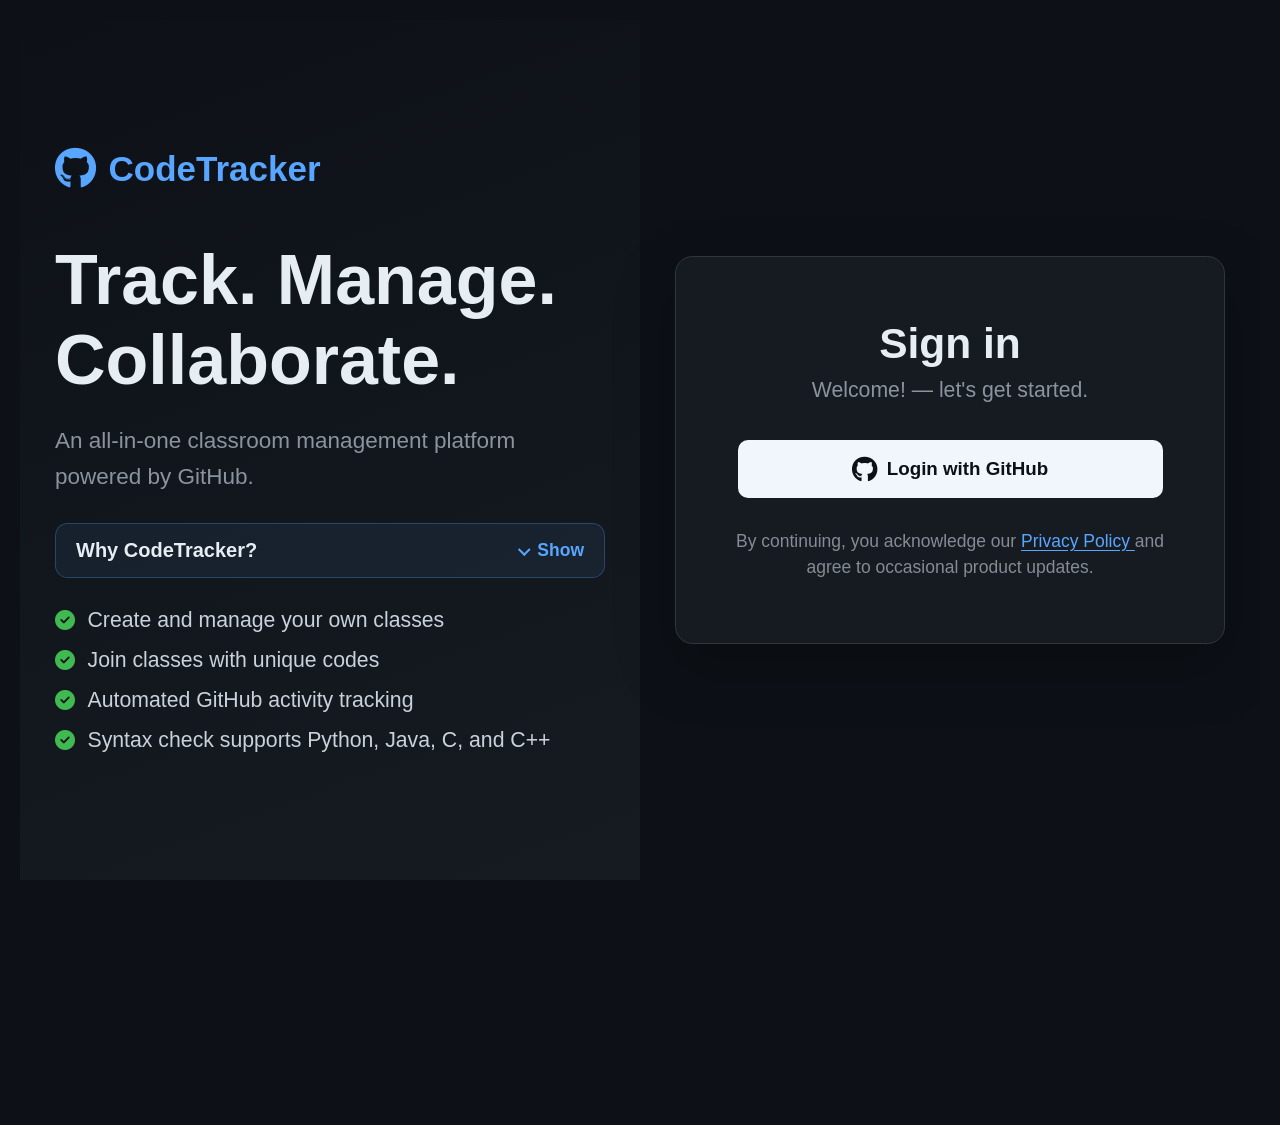
<file: index.html>
<!DOCTYPE html>
<html lang="en" data-theme="dark">
<head>
  <meta charset="UTF-8">
  <meta name="viewport" content="width=device-width, initial-scale=1.0">

  <title>CodeTracker — Sign In</title>

  <link
    rel="icon"
    type="image/png"
    href="/frontend/asset/git.png"
  >

  <link
    rel="stylesheet"
    href="frontend/css/style.css"
  >

  <link
    rel="stylesheet"
    href="https://cdnjs.cloudflare.com/ajax/libs/font-awesome/6.5.0/css/all.min.css"
  >

  <!--
    Keep the shared variables available because style.css uses them,
    but force this login page to remain in its original dark theme.
  -->
  <link
    rel="stylesheet"
    href="/frontend/css/theme.css"
    data-codetracker-theme
  >
</head>

<body>
  <div class="login-page">

    <!-- Left panel — branding -->
    <div class="brand-panel">
      <div class="brand-inner">

        <div class="brand-logo">
          <i class="fab fa-github" aria-hidden="true"></i>
          <span>CodeTracker</span>
        </div>

        <h1 class="brand-heading">
          Track. Manage.<br>
          Collaborate.
        </h1>

        <p class="brand-sub">
          An all-in-one classroom management platform powered by GitHub.
        </p>

        <section
          class="platform-note"
          id="platformNote"
          data-expanded="false"
        >
          <button
            class="note-toggle"
            id="platformNoteToggle"
            type="button"
            aria-expanded="false"
            aria-controls="platformNoteBody"
          >
            <span class="note-title">Why CodeTracker?</span>
            <span class="note-state" aria-hidden="true"></span>
          </button>

          <div
            class="note-body"
            id="platformNoteBody"
            aria-hidden="true"
          >
            <div class="note-body-inner">
              <p>
                This platform encourages students to actively use version
                control systems, helping them build habits aligned with
                real-world development practices.
              </p>

              <p>
                By integrating industry-standard tools, the school ensures
                students gain practical experience that mirrors professional
                workflows while helping professors and instructors monitor
                and track project activity more efficiently.
              </p>
            </div>
          </div>
        </section>

        <ul class="feature-list">
          <li>
            <i class="fa-solid fa-circle-check" aria-hidden="true"></i>
            Create and manage your own classes
          </li>

          <li>
            <i class="fa-solid fa-circle-check" aria-hidden="true"></i>
            Join classes with unique codes
          </li>

          <li>
            <i class="fa-solid fa-circle-check" aria-hidden="true"></i>
            Automated GitHub activity tracking
          </li>

          <li>
            <i class="fa-solid fa-circle-check" aria-hidden="true"></i>
            Syntax check supports Python, Java, C, and C++
          </li>
        </ul>

      </div>
    </div>

    <!-- Right panel — sign-in form -->
    <div class="login-container">
      <div class="login-box">

        <h2>Sign in</h2>

        <p class="login-sub">
          Welcome! — let's get started.
        </p>

        <button
          id="githubLogin"
          class="github-btn"
          type="button"
        >
          <i class="fab fa-github" aria-hidden="true"></i>
          <span>Login with GitHub</span>
        </button>

        <p class="below">
          By continuing, you acknowledge our
          <a
            class="policy-link"
            href="/privacy/"
            target="_self"
            rel="noopener noreferrer"
          >
            Privacy Policy
          </a>
          and agree to occasional product updates.
        </p>

      </div>
    </div>

  </div>

  <script src="frontend/script/api-client.js"></script>
  <script src="frontend/script/script.js"></script>

  <!--
    theme.js is deliberately not loaded on the login page.
    Authenticated pages will continue loading it.
  -->
</body>
</html>
</file>
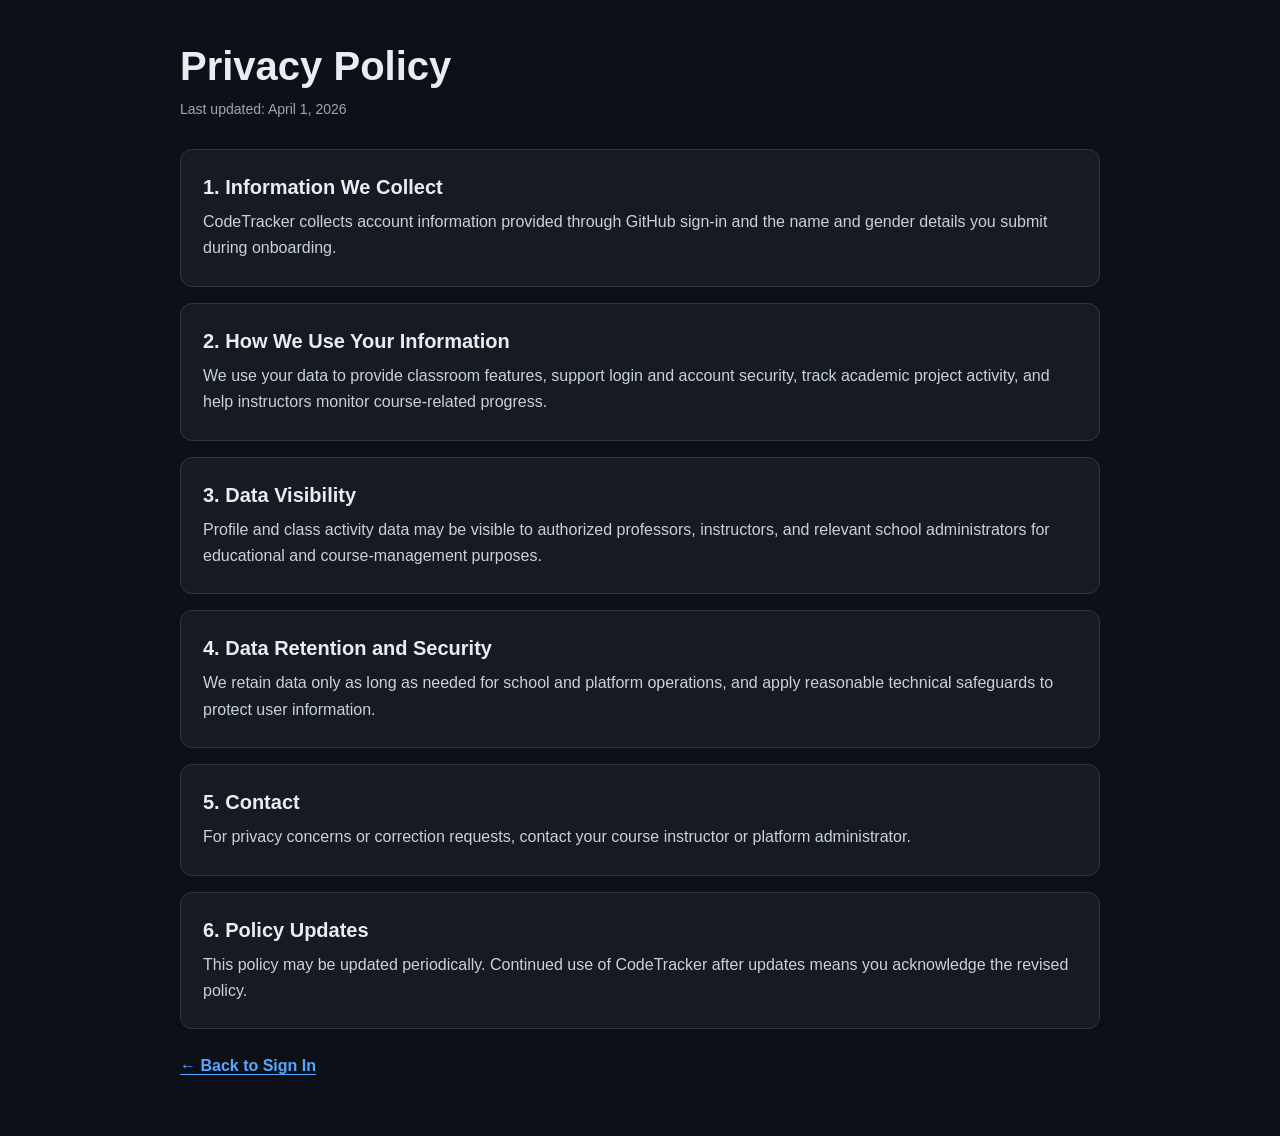
<file: privacy/index.html>
<!doctype html>
<html lang="en" data-theme="dark">
<head>
  <meta charset="UTF-8">

  <meta
    name="viewport"
    content="width=device-width, initial-scale=1.0"
  >

  <title>CodeTracker Privacy Policy</title>

  <link
    rel="icon"
    type="image/png"
    href="/frontend/asset/git.png"
  >

  <style>
    :root {
      color-scheme: dark;

      --page-background: #0d1117;
      --surface-background: #161b22;
      --surface-border: #30363d;

      --heading-color: #e6edf3;
      --text-color: #c9d1d9;
      --muted-color: #9da7b3;

      --link-color: #58a6ff;
      --link-hover-color: #79c0ff;
    }

    * {
      box-sizing: border-box;
    }

    html {
      min-height: 100%;
      background: var(--page-background);
    }

    body {
      min-height: 100vh;
      margin: 0;

      font-family:
        -apple-system,
        BlinkMacSystemFont,
        "Segoe UI",
        Roboto,
        Oxygen,
        Ubuntu,
        Cantarell,
        sans-serif;

      color: var(--text-color);
      background: var(--page-background);
      line-height: 1.65;
    }

    .privacy-wrapper {
      width: min(100% - 32px, 920px);
      margin: 0 auto;
      padding: 42px 0 56px;
    }

    .privacy-header {
      margin-bottom: 28px;
    }

    h1 {
      margin: 0 0 8px;

      color: var(--heading-color);
      font-size: clamp(28px, 5vw, 40px);
      line-height: 1.2;
    }

    .privacy-meta {
      margin: 0;
      color: var(--muted-color);
      font-size: 14px;
    }

    .privacy-card {
      margin-bottom: 16px;
      padding: 24px 22px;

      color: var(--text-color);
      background: var(--surface-background);
      border: 1px solid var(--surface-border);
      border-radius: 12px;
    }

    .privacy-card h2 {
      margin: 0 0 8px;

      color: var(--heading-color);
      font-size: 20px;
      line-height: 1.35;
    }

    .privacy-card p {
      margin: 0;
    }

    .privacy-card p + p {
      margin-top: 10px;
    }

    a {
      color: var(--link-color);
      text-decoration: underline;
      text-underline-offset: 3px;
    }

    a:hover {
      color: var(--link-hover-color);
    }

    a:focus-visible {
      outline: 3px solid rgba(88, 166, 255, 0.35);
      outline-offset: 4px;
      border-radius: 3px;
    }

    .back-link {
      display: inline-flex;
      align-items: center;
      gap: 8px;
      margin-top: 8px;
      font-weight: 600;
    }

    @media (max-width: 600px) {
      .privacy-wrapper {
        width: min(100% - 24px, 920px);
        padding-top: 28px;
        padding-bottom: 40px;
      }

      .privacy-header {
        margin-bottom: 22px;
      }

      .privacy-card {
        padding: 20px 18px;
      }

      .privacy-card h2 {
        font-size: 18px;
      }
    }
  </style>
</head>

<body>
  <main class="privacy-wrapper">
    <header class="privacy-header">
      <h1>Privacy Policy</h1>

      <p class="privacy-meta">
        Last updated: April 1, 2026
      </p>
    </header>

    <section class="privacy-card">
      <h2>1. Information We Collect</h2>

      <p>
        CodeTracker collects account information provided through
        GitHub sign-in and the name and gender details you submit
        during onboarding.
      </p>
    </section>

    <section class="privacy-card">
      <h2>2. How We Use Your Information</h2>

      <p>
        We use your data to provide classroom features, support
        login and account security, track academic project
        activity, and help instructors monitor course-related
        progress.
      </p>
    </section>

    <section class="privacy-card">
      <h2>3. Data Visibility</h2>

      <p>
        Profile and class activity data may be visible to
        authorized professors, instructors, and relevant school
        administrators for educational and course-management
        purposes.
      </p>
    </section>

    <section class="privacy-card">
      <h2>4. Data Retention and Security</h2>

      <p>
        We retain data only as long as needed for school and
        platform operations, and apply reasonable technical
        safeguards to protect user information.
      </p>
    </section>

    <section class="privacy-card">
      <h2>5. Contact</h2>

      <p>
        For privacy concerns or correction requests, contact your
        course instructor or platform administrator.
      </p>
    </section>

    <section class="privacy-card">
      <h2>6. Policy Updates</h2>

      <p>
        This policy may be updated periodically. Continued use of
        CodeTracker after updates means you acknowledge the revised
        policy.
      </p>
    </section>

    <a class="back-link" href="/">
      ← Back to Sign In
    </a>
  </main>
</body>
</html>
</file>
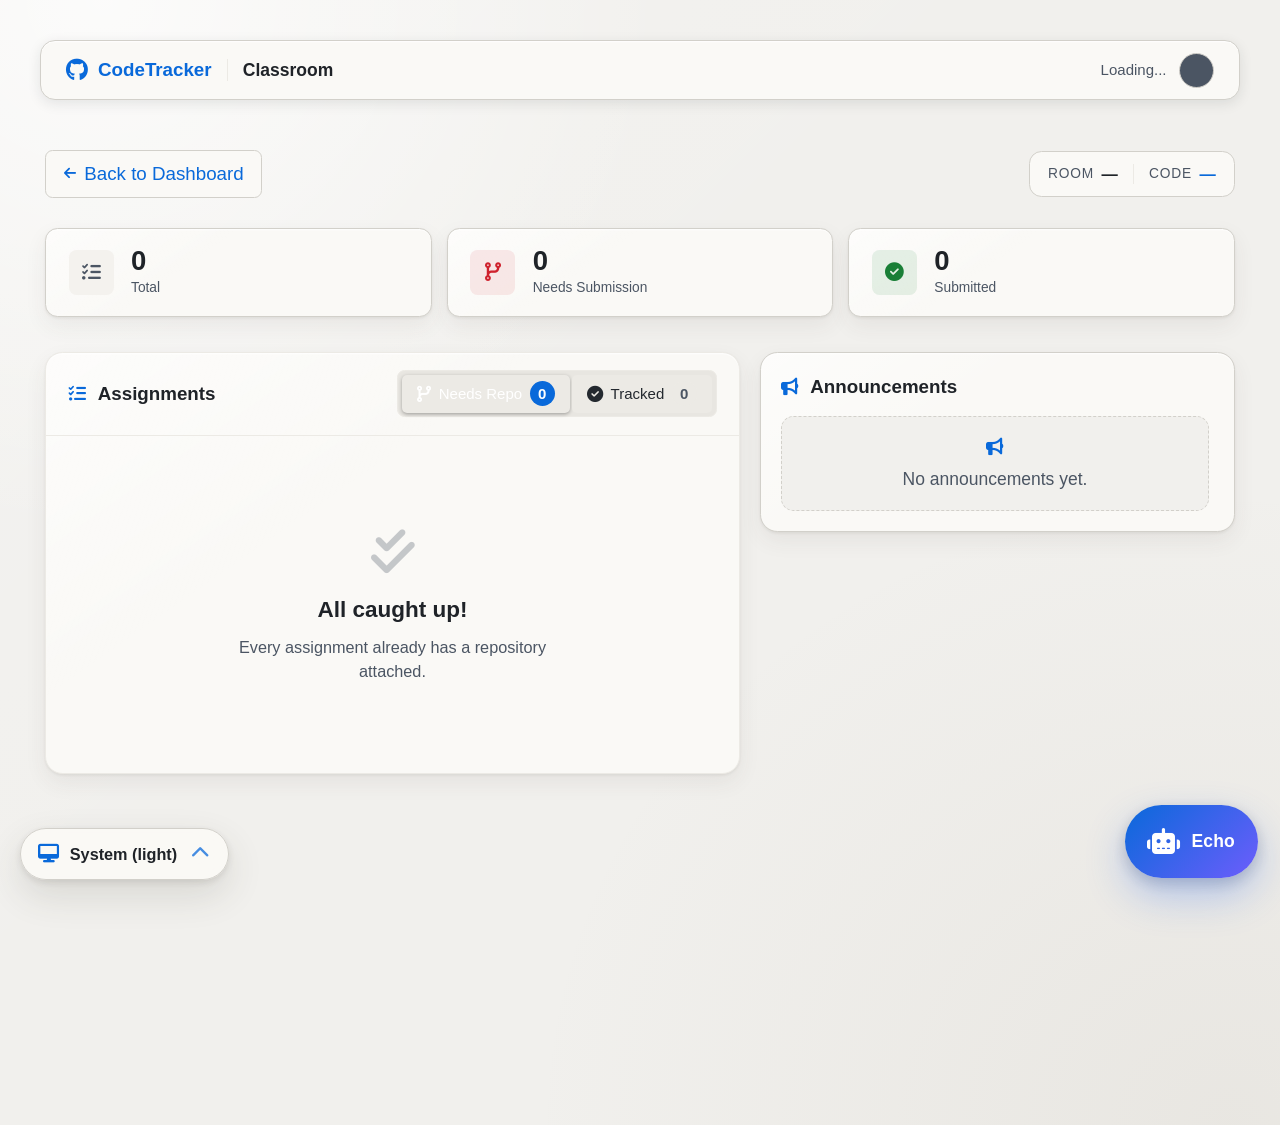
<file: studentclass/index.html>
<!doctype html>
<html lang="en">
  <head>
  <!-- CodeTracker theme: set before paint to prevent flashing -->
  <script id="codetracker-theme-init">
    (() => {
      const key = "codetracker-theme";
      let saved = null;
      try { saved = localStorage.getItem(key); } catch (_) {}
      const system = window.matchMedia("(prefers-color-scheme: light)").matches ? "light" : "dark";
      document.documentElement.dataset.theme = saved === "light" || saved === "dark" ? saved : system;
    })();
  </script>

    <meta charset="UTF-8">
    <meta name="viewport" content="width=device-width, initial-scale=1.0">
    <title>CodeTracker - Classroom</title>
    <link rel="stylesheet" href="https://cdnjs.cloudflare.com/ajax/libs/font-awesome/6.5.0/css/all.min.css">
    <link rel="icon" type="image/png" href="/frontend/asset/git.png">
    <link rel="stylesheet" href="/frontend/css/studentclass.css">
    <!-- CodeTracker AI Chatbot -->
    <link rel="stylesheet" href="/frontend/css/chatbot.css">
  <link rel="stylesheet" href="/frontend/css/theme.css" data-codetracker-theme>
</head>
  <body>

    <!-- ── Top Navigation Bar ─────────────────────────────── -->
    <header class="dashboard-header">
      <div class="header-left">
        <div class="logo">
          <i class="fa-brands fa-github"></i>
          <span class="logo-text">CodeTracker</span>
        </div>
        <span class="header-divider"></span>
        <span class="header-label">Classroom</span>
      </div>
      <div class="header-right">
        <span class="student-name-label" id="studentName">Loading...</span>
        <div class="user-avatar" id="studentAvatar"></div>
      </div>
    </header>

    <!-- ── Page Wrapper ───────────────────────────────────── -->
    <div class="page-wrapper">

      <!-- ── Page Top Bar: back + classroom info ─────────── -->
      <div class="page-topbar">
        <a href="../dashboard/" id="backDashboardBtn" class="back-btn">
          <i class="fas fa-arrow-left"></i>
          Back to Dashboard
        </a>
        <div class="classroom-meta">
          <div class="classroom-meta-item">
            <span class="meta-label">Room</span>
            <span class="meta-value" id="classroomInfoName">—</span>
          </div>
          <div class="meta-divider"></div>
          <div class="classroom-meta-item">
            <span class="meta-label">Code</span>
            <strong class="meta-value accent" id="classroomInfoCode">—</strong>
          </div>
        </div>
      </div>

      <!-- ── Stats Row ───────────────────────────────────── -->
      <div class="stats-row">
        <div class="stat-card">
          <div class="stat-icon neutral"><i class="fas fa-list-check"></i></div>
          <div class="stat-body">
            <span class="stat-number" id="assignmentCount">0</span>
            <span class="stat-label">Total</span>
          </div>
        </div>
        <div class="stat-card">
          <div class="stat-icon danger"><i class="fas fa-code-branch"></i></div>
          <div class="stat-body">
            <span class="stat-number" id="pendingCount">0</span>
            <span class="stat-label">Needs Submission</span>
          </div>
        </div>
        <div class="stat-card">
          <div class="stat-icon success"><i class="fas fa-check-circle"></i></div>
          <div class="stat-body">
            <span class="stat-number" id="submittedCount">0</span>
            <span class="stat-label">Submitted</span>
          </div>
        </div>
      </div>

      <!-- ── Assignments Section ─────────────────────────── -->
      <div class="classroom-columns">
        <div class="classroom-main-column">
          <div class="assignments-section">
            <div class="assignments-toolbar">
              <h2 class="section-heading">
                <i class="fas fa-tasks"></i>
                Assignments
              </h2>

              <div class="toolbar-controls">
                <div class="tab-group">
                  <button class="tab-btn active" data-tab="needs-submission">
                    <i class="fas fa-code-branch"></i>
                    Needs Repo
                    <span class="tab-badge" id="tabNeedsCount">0</span>
                  </button>
                  <button class="tab-btn" data-tab="tracked">
                    <i class="fas fa-check-circle"></i>
                    Tracked
                    <span class="tab-badge" id="tabTrackedCount">0</span>
                  </button>
                </div>
              </div>
            </div>

            <div id="assignmentsList">
              <div class="tracked-filter-group" id="trackedFilterGroup">
                <span class="tracked-filter-label">Tracked filter:</span>
                <button class="tracked-filter-btn active" data-tracked-filter="ALL">All</button>
                <button class="tracked-filter-btn" data-tracked-filter="SUBMITTED">Has Submitted</button>
                <button class="tracked-filter-btn" data-tracked-filter="NOT_SUBMITTED">Not Submitted</button>
                <button class="tracked-filter-btn" data-tracked-filter="GRADED">Graded</button>
              </div>
              <div id="activitiesContainer" class="activities-container"></div>
            </div>
          </div>
        </div>

        <div class="classroom-side-column">
          <section class="announcements-section" id="announcementsSection">
            <div class="announcements-header">
              <h2 class="section-heading">
                <i class="fas fa-bullhorn"></i>
                Announcements
              </h2>
            </div>
            <div id="studentAnnouncementsList" class="announcements-list">
              <div class="announcement-empty">
                <i class="fas fa-bullhorn"></i>
                <p>No announcements yet.</p>
              </div>
            </div>
          </section>
        </div>
      </div>
    </div><!-- end page-wrapper -->

    <!-- ── Submission Modal ──────────────────────────────── -->
    <div class="modal" id="submissionModal">
      <div class="modal-content">
        <div class="modal-header">
          <h2><i class="fas fa-paper-plane"></i> Submit Assignment</h2>
          <button class="close-btn" id="closeModal" aria-label="Close">&times;</button>
        </div>

        <div class="modal-body">
          <div class="assignment-detail" id="modalAssignmentDetail"></div>

          <form id="submissionForm">
            <div class="form-group">
              <label for="submissionMode">
                <i class="fas fa-code-branch"></i> Submission Type
              </label>
              <select id="submissionMode">
                <option value="" disabled hidden>— Select submission type —</option>
                <option value="existing">Submit existing repository</option>
                <option value="new">Create and submit new repository</option>
              </select>
            </div>

            <div class="form-group" id="repoInputGroup">
              <div id="existingRepoGroup" class="repo-input-variant" style="display:none;">
                <label for="repoSelect">
                  <i class="fab fa-github"></i> Select Repository
                  <span class="repo-hint">
                    <i class="fas fa-circle-question"></i>
                    <span class="repo-hint-tooltip">Wait 5–10 seconds to load all repositories from GitHub</span>
                  </span>
                </label>
                <select id="repoSelect">
                  <option value="">— Select a repository —</option>
                </select>
              </div>
              <div id="newRepoGroup" class="repo-input-variant" style="display:none;">
                <label for="repositoryName">
                  <i class="fas fa-folder-plus"></i> Repository Name
                </label>
                <input
                  type="text"
                  id="repositoryName"
                  placeholder="my-awesome-project"
                  pattern="[a-zA-Z0-9_\-]+"
                  title="Letters, numbers, hyphens, underscores only"
                />
              </div>
            </div>

          </form>
        </div>

        <div class="modal-footer">
          <button class="btn btn-secondary" id="cancelSubmitBtn">Cancel</button>
          <button class="btn btn-primary" id="submitAssignmentBtn">
            <i class="fas fa-paper-plane"></i> Submit Assignment
          </button>
        </div>
      </div>
    </div>

    <div class="modal" id="activityDetailsModal">
      <div class="modal-content details-modal-content">
        <div class="modal-header">
          <h2><i class="fas fa-circle-info"></i> Activity Details</h2>
          <button class="close-btn" id="closeActivityDetailsModal" aria-label="Close">&times;</button>
        </div>
        <div class="modal-body" id="activityDetailsContent"></div>
      </div>
    </div>

    <script src="/frontend/script/api-client.js"></script>
    <script src="/frontend/script/studentclass.js"></script>
    <script src="/frontend/script/chatbot.js"></script>
  <script src="/frontend/script/theme.js" data-codetracker-theme></script>
</body>
</html>
</file>
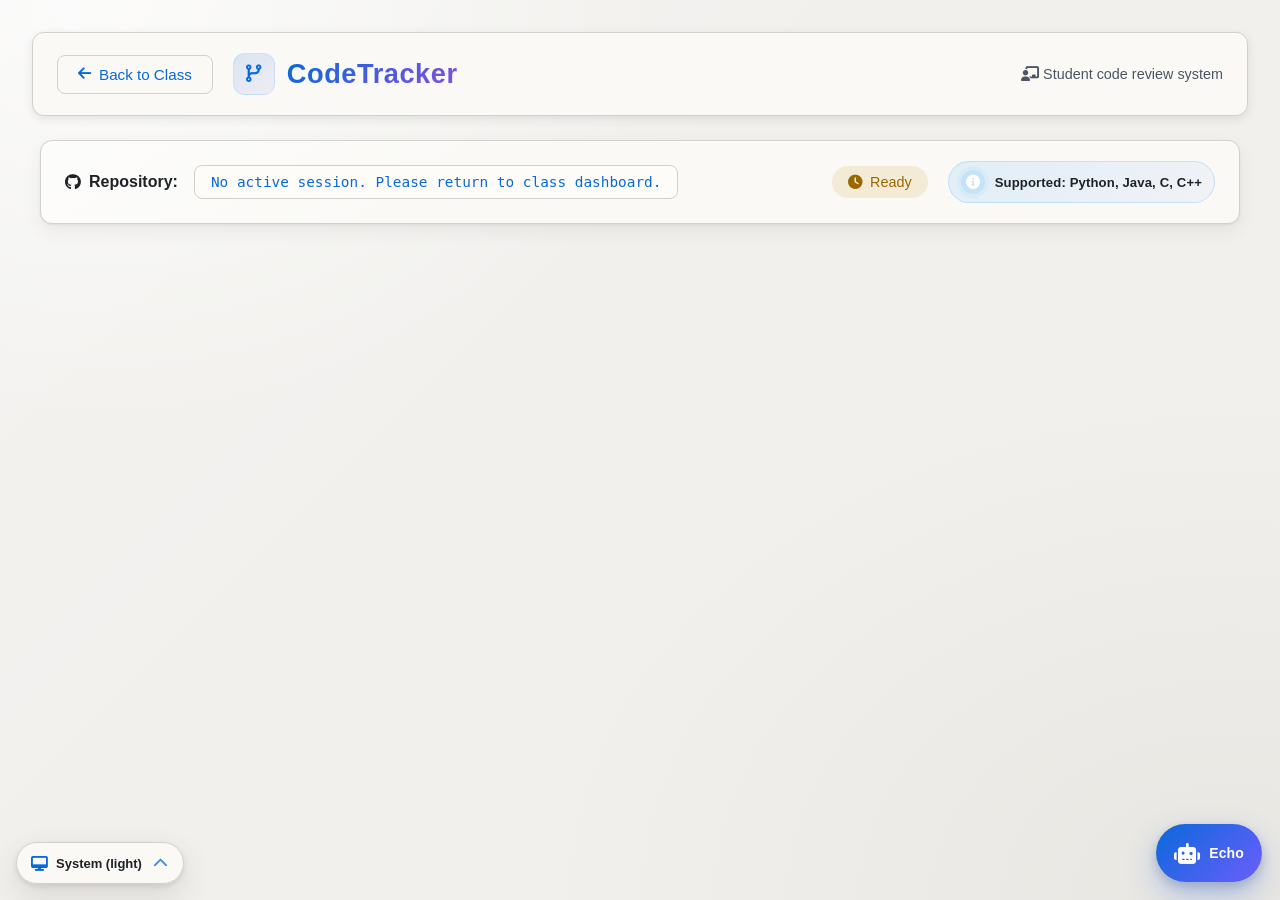
<file: Syntax.html>
<!DOCTYPE html>
<html lang="en">
<head>
  <!-- CodeTracker theme: set before paint to prevent flashing -->
  <script id="codetracker-theme-init">
    (() => {
      const key = "codetracker-theme";
      let saved = null;
      try { saved = localStorage.getItem(key); } catch (_) {}
      const system = window.matchMedia("(prefers-color-scheme: light)").matches ? "light" : "dark";
      document.documentElement.dataset.theme = saved === "light" || saved === "dark" ? saved : system;
    })();
  </script>

  <meta charset="UTF-8" />
  <meta name="viewport" content="width=device-width, initial-scale=1.0, viewport-fit=cover" />
  <title>Python/Java/C/C++ Code Analyzer | Student Review</title>
  <link rel="icon" type="image/png" href="https://github.githubassets.com/favicons/favicon.png" />
  <link rel="stylesheet" href="https://cdnjs.cloudflare.com/ajax/libs/font-awesome/6.4.0/css/all.min.css" />
  <style>
    * {
      margin: 0;
      padding: 0;
      box-sizing: border-box;
    }

    * {
      -webkit-user-select: none;
      user-select: none;
    }

    input, textarea, select, [contenteditable="true"] {
      -webkit-user-select: text;
      user-select: text;
    }

    :root {
      --bg-dark: #020406;
      --bg-card: #090d12;
      --bg-input: #05080c;
      --bg-elevated: #0c1117;
      --border: #18202b;
      --border-strong: #243041;
      --text-primary: #d6deeb;
      --text-secondary: #7f8da3;
      --accent-blue: #5cb8ff;
      --accent-green: #35d07f;
      --accent-red: #ff6b6b;
      --accent-yellow: #f5b83d;
      --accent-purple: #91a7ff;
      --line-height: 1.65;
      --font-size: 14px;
    }

    body {
      font-family: "Segoe UI", Roboto, sans-serif;
      background:
        radial-gradient(circle at top, rgba(92, 184, 255, 0.08), transparent 28%),
        linear-gradient(180deg, #04070a 0%, #020406 100%);
      color: var(--text-primary);
      min-height: 100vh;
    }

    /* ===== FULLY RESPONSIVE: MOBILE + PC ===== */
    .header {
      background: var(--bg-card);
      border-bottom: 1px solid var(--border);
      padding: 20px 24px;
      position: relative;
      display: flex;
      align-items: center;
      justify-content: space-between;
      flex-wrap: wrap;
      gap: 16px;
    }

    .header-left {
      display: flex;
      align-items: center;
      gap: 20px;
      flex-wrap: wrap;
    }

    .brand-mark {
      display: inline-flex;
      align-items: center;
      gap: 12px;
      min-width: 0;
    }

    .brand-icon {
      width: 42px;
      height: 42px;
      border-radius: 12px;
      display: inline-flex;
      align-items: center;
      justify-content: center;
      background:
        linear-gradient(145deg, rgba(92, 184, 255, 0.24), rgba(145, 167, 255, 0.1)),
        #09111b;
      border: 1px solid rgba(92, 184, 255, 0.2);
      color: var(--accent-blue);
      box-shadow: inset 0 1px 0 rgba(255, 255, 255, 0.06);
      flex-shrink: 0;
    }

    .brand-icon i {
      font-size: 1.1rem;
    }

    .back-btn {
      background: var(--bg-card);
      color: var(--accent-blue);
      border: 1px solid var(--border);
      border-radius: 8px;
      padding: 10px 20px;
      cursor: pointer;
      font-size: 0.95rem;
      font-weight: 500;
      display: inline-flex;
      align-items: center;
      gap: 8px;
      transition: all 0.2s;
      white-space: nowrap;
    }

    .back-btn:hover {
      background: var(--border);
      border-color: var(--accent-blue);
    }

    .header h1 {
      font-size: 1.7rem;
      background: linear-gradient(135deg, var(--accent-blue), var(--accent-purple));
      -webkit-background-clip: text;
      -webkit-text-fill-color: transparent;
      background-clip: text;
      white-space: nowrap;
      letter-spacing: 0.02em;
    }

    .header p {
      color: var(--text-secondary);
      font-size: 0.9rem;
    }

    .main-content {
      padding: 24px;
      max-width: 1600px;
      margin: 0 auto;
    }

    /* Input section - responsive grid */
    .input-section {
      background: var(--bg-card);
      border: 1px solid var(--border);
      border-radius: 12px;
      padding: 20px 24px;
      margin-bottom: 24px;
      display: flex;
      align-items: center;
      justify-content: space-between;
      flex-wrap: wrap;
      gap: 16px;
    }

    .input-section-left {
      display: flex;
      align-items: center;
      gap: 16px;
      flex-wrap: wrap;
    }

    .input-section-left h2 {
      display: flex;
      align-items: center;
      gap: 8px;
      font-size: 1rem;
      color: var(--text-secondary);
      white-space: nowrap;
    }

    .repo-url-display {
      padding: 8px 16px;
      background: var(--bg-input);
      border: 1px solid var(--border);
      border-radius: 8px;
      color: var(--accent-blue);
      font-size: 0.9rem;
      font-family: monospace;
      max-width: 500px;
      overflow: hidden;
      text-overflow: ellipsis;
      white-space: nowrap;
    }

    .input-section-right {
      display: flex;
      align-items: center;
      gap: 20px;
      flex-wrap: wrap;
    }

    .repo-status {
      display: flex;
      align-items: center;
      gap: 8px;
      padding: 8px 16px;
      border-radius: 20px;
      font-size: 0.9rem;
    }

    .repo-status.analyzing {
      background: rgba(88, 166, 255, 0.15);
      color: var(--accent-blue);
    }

    .repo-status.completed {
      background: rgba(63, 185, 80, 0.15);
      color: var(--accent-green);
    }

    .repo-status.error {
      background: rgba(248, 81, 73, 0.15);
      color: var(--accent-red);
    }

    .repo-status.waiting {
      background: rgba(210, 153, 34, 0.15);
      color: var(--accent-yellow);
    }

    .supported-badge {
      display: inline-flex;
      align-items: center;
      gap: 10px;
      padding: 8px 12px;
      border-radius: 999px;
      border: 1px solid rgba(92, 184, 255, 0.28);
      background: linear-gradient(135deg, rgba(92, 184, 255, 0.16), rgba(145, 167, 255, 0.08));
      color: #dcecff;
      font-size: 0.82rem;
      font-weight: 600;
      cursor: pointer;
      transition: transform 0.18s ease, box-shadow 0.18s ease, border-color 0.18s ease;
    }

    .supported-badge:hover {
      transform: translateY(-1px);
      border-color: rgba(92, 184, 255, 0.5);
      box-shadow: 0 8px 20px rgba(92, 184, 255, 0.16);
    }

    .supported-badge:focus-visible {
      outline: 2px solid rgba(92, 184, 255, 0.55);
      outline-offset: 2px;
    }

    .supported-badge i {
      width: 24px;
      height: 24px;
      border-radius: 50%;
      display: inline-flex;
      align-items: center;
      justify-content: center;
      background: rgba(92, 184, 255, 0.22);
      color: #ffffff;
      font-size: 0.88rem;
      box-shadow: 0 0 0 4px rgba(92, 184, 255, 0.08);
      flex-shrink: 0;
    }

    .supported-badge .badge-text {
      letter-spacing: 0.01em;
    }

    /* Results section */
    .results-section {
      background: linear-gradient(180deg, rgba(9, 13, 18, 0.98), rgba(4, 7, 10, 0.98));
      border: 1px solid var(--border);
      border-radius: 18px;
      overflow: hidden;
      box-shadow: 0 24px 60px rgba(0, 0, 0, 0.35);
    }

    .results-header {
      display: flex;
      align-items: center;
      justify-content: space-between;
      gap: 14px;
      padding: 12px 16px;
      background:
        linear-gradient(90deg, rgba(92, 184, 255, 0.12), rgba(145, 167, 255, 0.04)),
        var(--bg-input);
      border-bottom: 1px solid var(--border-strong);
    }

    .results-header h3 {
      display: flex;
      align-items: center;
      gap: 8px;
      margin-bottom: 0;
      font-size: 0.88rem;
      font-weight: 700;
      letter-spacing: 0.12em;
      text-transform: uppercase;
      color: #eef6ff;
      padding: 6px 10px;
      border: 1px solid rgba(92, 184, 255, 0.18);
      border-radius: 999px;
      background: rgba(5, 8, 12, 0.72);
    }

    .summary-stats {
      display: flex;
      gap: 10px;
      flex-wrap: wrap;
      justify-content: flex-end;
    }

    .stat {
      display: flex;
      align-items: center;
      gap: 7px;
      padding: 5px 10px;
      border-radius: 999px;
      background: rgba(12, 17, 23, 0.96);
      border: 1px solid rgba(36, 48, 65, 0.95);
      font-size: 0.76rem;
      line-height: 1.2;
    }

    .stat.errors { color: var(--accent-red); }
    .stat.warnings { color: var(--accent-yellow); }
    .stat.files { color: var(--accent-blue); }

    /* ===== DESKTOP: HORIZONTAL LAYOUT ===== */
    /* ===== MOBILE: VERTICAL LAYOUT (auto via media query) ===== */
    .analyzer-container {
      display: flex;
      height: 70vh;
      min-height: 500px;
      background: #030507;
    }

    /* Sidebar - files */
    .file-sidebar {
      width: 300px;
      background: linear-gradient(180deg, #06090d 0%, #04070a 100%);
      border-right: 1px solid var(--border-strong);
      display: flex;
      flex-direction: column;
      flex-shrink: 0;
    }

    .file-sidebar-header {
      padding: 16px;
      border-bottom: 1px solid var(--border);
    }

    .file-sidebar-header h4 {
      font-size: 0.9rem;
      color: var(--text-secondary);
      margin-bottom: 10px;
    }

    .file-search {
      width: 100%;
      padding: 8px 12px;
      background: var(--bg-card);
      border: 1px solid var(--border);
      border-radius: 6px;
      color: var(--text-primary);
      font-size: 0.85rem;
    }

    .file-list {
      flex: 1;
      overflow-y: auto;
      padding: 8px;
    }

    .file-item {
      padding: 10px 12px;
      border-radius: 6px;
      cursor: pointer;
      display: flex;
      align-items: center;
      gap: 10px;
      margin-bottom: 4px;
      transition: background 0.2s;
    }

    .file-item:hover {
      background: rgba(255, 255, 255, 0.05);
    }

    .file-item.active {
      background: rgba(88, 166, 255, 0.15);
      color: var(--accent-blue);
    }

    .file-item.has-errors { border-left: 3px solid var(--accent-red); }
    .file-item.has-warnings { border-left: 3px solid var(--accent-yellow); }
    .file-item.clean { border-left: 3px solid var(--accent-green); }

    .file-name {
      flex: 1;
      overflow: hidden;
      text-overflow: ellipsis;
      white-space: nowrap;
      font-size: 0.85rem;
    }

    /* Code area */
    .code-area {
      flex: 1;
      display: flex;
      flex-direction: column;
      overflow: hidden;
      background: #010203;
      min-width: 0;
    }

    .code-toolbar {
      background: linear-gradient(180deg, #070b10 0%, #05080c 100%);
      border-bottom: 1px solid var(--border-strong);
      padding: 12px 16px;
      display: flex;
      justify-content: space-between;
      align-items: center;
      flex-wrap: wrap;
      gap: 10px;
    }

    .current-file-info {
      display: flex;
      align-items: center;
      gap: 10px;
      flex-wrap: wrap;
    }

    .language-badge {
      padding: 3px 10px;
      border-radius: 4px;
      font-size: 0.75rem;
      background: rgba(188, 140, 255, 0.15);
      color: var(--accent-purple);
    }

    .code-viewer {
      flex: 1;
      overflow: auto;
      background:
        linear-gradient(180deg, rgba(255, 255, 255, 0.02), transparent 20%),
        #000000;
    }

    .code-content {
      min-width: 100%;
      font-family: "JetBrains Mono", "Fira Code", "Consolas", monospace;
      font-size: var(--font-size);
      line-height: var(--line-height);
      color: #d4d4d4;
      padding: 12px 0;
      white-space: normal;
    }

    .code-line {
      display: grid;
      grid-template-columns: 64px minmax(0, 1fr);
      align-items: stretch;
      min-width: max-content;
      white-space: nowrap;
      border-left: 3px solid transparent;
      transition: background 0.18s ease, border-color 0.18s ease;
    }

    .code-line:hover {
      background: rgba(92, 184, 255, 0.08);
    }

    .line-number {
      color: #5f6f85;
      text-align: right;
      padding: 0 14px 0 0;
      user-select: none;
      background: rgba(255, 255, 255, 0.01);
      border-right: 1px solid #121923;
    }

    .line-text {
      display: block;
      padding: 0 20px 0 16px;
      white-space: pre;
    }

    .code-line.error-line {
      background: rgba(255, 107, 107, 0.16);
      border-left-color: var(--accent-red);
    }

    .code-line.warning-line {
      background: rgba(245, 184, 61, 0.16);
      border-left-color: var(--accent-yellow);
    }

    /* Error panel */
    .error-panel {
      width: 350px;
      background: linear-gradient(180deg, #06090d 0%, #04070a 100%);
      border-left: 1px solid var(--border-strong);
      display: flex;
      flex-direction: column;
      flex-shrink: 0;
    }

    .error-panel-header {
      padding: 16px;
      border-bottom: 1px solid var(--border);
      display: flex;
      justify-content: space-between;
      align-items: center;
      flex-wrap: wrap;
      gap: 10px;
    }

    .error-list {
      flex: 1;
      overflow-y: auto;
      padding: 12px;
    }

    .error-item {
      background: var(--bg-card);
      border: 1px solid var(--border);
      border-left: 3px solid var(--accent-red);
      border-radius: 6px;
      padding: 12px;
      margin-bottom: 10px;
    }

    .error-item.warning {
      border-left-color: var(--accent-yellow);
    }

    .error-line-num {
      font-size: 0.75rem;
      color: var(--text-secondary);
      margin-bottom: 5px;
      font-weight: 600;
    }

    .error-message {
      font-size: 0.8rem;
      line-height: 1.4;
      word-break: break-word;
    }

    .no-errors {
      text-align: center;
      padding: 30px;
      color: var(--accent-green);
    }

    .toast {
      position: fixed;
      bottom: 20px;
      right: 20px;
      color: white;
      padding: 12px 24px;
      border-radius: 8px;
      box-shadow: 0 4px 12px rgba(0, 0, 0, 0.3);
      z-index: 2000;
      animation: slideIn 0.3s ease;
    }

    .toast.success { background: var(--accent-green); }
    .toast.error { background: var(--accent-red); }
    .toast.info { background: var(--accent-blue); }

    @keyframes slideIn {
      from { transform: translateX(100%); opacity: 0; }
      to { transform: translateX(0); opacity: 1; }
    }

    /* ========== RESPONSIVE BREAKPOINT: TABLET & MOBILE ========== */
    @media (max-width: 900px) {
      .analyzer-container {
        flex-direction: column;
        height: auto;
      }

      .file-sidebar {
        width: 100%;
        max-height: 280px;
        border-right: none;
        border-bottom: 1px solid var(--border);
      }

      .error-panel {
        width: 100%;
        max-height: 320px;
        border-left: none;
        border-top: 1px solid var(--border);
      }

      .code-area {
        min-height: 400px;
      }

      .header {
        flex-direction: column;
        align-items: flex-start;
      }

      .header-left {
        width: 100%;
        justify-content: space-between;
      }

      .header h1 {
        font-size: 1.4rem;
        white-space: normal;
      }

      .input-section {
        flex-direction: column;
        align-items: flex-start;
      }

      .input-section-left {
        width: 100%;
        flex-direction: column;
        align-items: flex-start;
      }

      .repo-url-display {
        max-width: 100%;
        white-space: normal;
        word-break: break-all;
      }

      .input-section-right {
        width: 100%;
        justify-content: space-between;
      }
    }

    @media (max-width: 480px) {
      .main-content {
        padding: 16px;
      }

      .results-header {
        align-items: flex-start;
        padding: 12px;
        flex-direction: column;
      }

      .summary-stats {
        gap: 8px;
        justify-content: flex-start;
      }

      .stat {
        font-size: 0.75rem;
        padding: 4px 10px;
      }

      .code-toolbar {
        padding: 8px 12px;
      }

      .code-content {
        font-size: 11px;
        padding: 10px 0;
      }

      .code-line {
        grid-template-columns: 48px minmax(0, 1fr);
      }

      .line-number {
        padding-right: 10px;
      }

      .line-text {
        padding: 0 12px 0 10px;
      }

      .back-btn {
        padding: 6px 14px;
        font-size: 0.85rem;
      }

      .header h1 {
        font-size: 1.2rem;
      }
    }
  </style>
  <link rel="stylesheet" href="/frontend/css/chatbot.css">
  <link rel="stylesheet" href="/frontend/css/theme.css" data-codetracker-theme>
</head>
<body>
  <div class="header">
    <div class="header-left">
      <button class="back-btn" id="backToClassBtn">
        <i class="fas fa-arrow-left"></i> Back to Class
      </button>
      <div class="brand-mark" aria-label="CodeTracker">
        <span class="brand-icon" aria-hidden="true">
          <i class="fas fa-code-branch"></i>
        </span>
        <h1>CodeTracker</h1>
      </div>
    </div>
    <p id="headerSubtitle"><i class="fas fa-chalkboard-user"></i> Student code review system</p>
  </div>

  <div class="main-content">
    <div class="input-section">
      <div class="input-section-left">
        <h2><i class="fab fa-github"></i> Repository:</h2>
        <span class="repo-url-display" id="repoUrlDisplay">Loading session...</span>
      </div>
      <div class="input-section-right">
        <span class="repo-status waiting" id="repoStatus">
          <i class="fas fa-clock"></i> Ready
        </span>
        <button type="button" class="supported-badge" id="supportedBadge" title="View supported language information">
          <i class="fas fa-circle-info"></i>
          <span class="badge-text">Supported: Python, Java, C, C++</span>
        </button>
      </div>
    </div>

    <div class="results-section" id="resultsSection" style="display: none;">
      <div class="results-header">
        <h3><i class="fas fa-chart-bar"></i> Analysis Results</h3>
        <div class="summary-stats" id="summaryStats"></div>
      </div>
      <div class="analyzer-container">
        <div class="file-sidebar">
          <div class="file-sidebar-header">
            <h4><i class="fas fa-folder-open"></i> Source Files</h4>
            <input type="text" class="file-search" placeholder="Search files..." id="fileSearch" />
          </div>
          <div class="file-list" id="fileList"></div>
        </div>

        <div class="code-area">
          <div class="code-toolbar">
            <div class="current-file-info">
              <i class="fas fa-file-code"></i>
              <span id="currentFileName">Select a file</span>
              <span class="language-badge" id="languageBadge">-</span>
            </div>
          </div>
          <div class="code-viewer" id="codeViewer">
            <div class="code-content" id="codeContent"></div>
          </div>
        </div>

        <div class="error-panel">
          <div class="error-panel-header">
            <h4><i class="fas fa-exclamation-triangle"></i> Issues Found</h4>
            <div style="display: flex; gap: 12px;">
              <span id="errorCount" style="color: var(--accent-red); font-weight: 600;">0</span>
              <span id="warningCount" style="color: var(--accent-yellow); font-weight: 600;">0</span>
            </div>
          </div>
          <div class="error-list" id="errorList"></div>
        </div>
      </div>
    </div>
  </div>

  <script>
    const API_BASE_URL = "https://syntaxanalyzer-production.up.railway.app"   ;
    
    let currentAnalysisId = null;
    let pollingInterval = null;
    let fileList = [];
    let currentFileIndex = 0;
    let currentErrors = [];
    let currentWarnings = [];
    let analysisCompleted = false;

    // ========== PERSISTENCE ==========
    function getStoredAnalysisData() {
      const data = localStorage.getItem('pendingAnalysis');
      if (data) {
        try { return JSON.parse(data); } catch(e) { return null; }
      }
      return null;
    }
    
    function savePendingAnalysis(data) {
      localStorage.setItem('pendingAnalysis', JSON.stringify(data));
    }
    
    function updateHeaderForProfessor(studentName, activityTitle) {
      const subtitle = document.getElementById('headerSubtitle');
      if (subtitle && studentName) {
        subtitle.innerHTML = `<i class="fas fa-user-graduate"></i> Reviewing: ${escapeHtml(studentName)} | ${escapeHtml(activityTitle || 'Activity')}`;
      }
    }

    // ========== TOAST ==========
    function showToast(message, type) {
      const toast = document.createElement("div");
      toast.className = `toast ${type}`;
      const icon = type === "success" ? "fa-check-circle" : (type === "error" ? "fa-exclamation-circle" : "fa-info-circle");
      toast.innerHTML = `<i class="fas ${icon}"></i> ${escapeHtml(message)}`;
      document.body.appendChild(toast);
      setTimeout(() => toast.remove(), 5000);
    }

    // ========== API & POLLING ==========
    async function checkAnalysisStatus(analysisId) {
      try {
        const response = await fetch(`${API_BASE_URL}/api/analysis/${analysisId}`);
        const data = await response.json();
        if (data.success && data.status === 'completed') {
          document.getElementById('repoStatus').className = 'repo-status completed';
          document.getElementById('repoStatus').innerHTML = '<i class="fas fa-check-circle"></i> Completed';
          displayResults(data);
          analysisCompleted = true;
          if (pollingInterval) clearInterval(pollingInterval);
          return true;
        } else if (data.status === 'error') {
          document.getElementById('repoStatus').className = 'repo-status error';
          document.getElementById('repoStatus').innerHTML = '<i class="fas fa-times-circle"></i> Failed';
          showToast(data.error || "Analysis failed", "error");
          if (pollingInterval) clearInterval(pollingInterval);
          return true;
        }
        return false;
      } catch (error) {
        return false;
      }
    }

    function startPolling(analysisId) {
      if (pollingInterval) clearInterval(pollingInterval);
      let attempts = 0;
      pollingInterval = setInterval(async () => {
        attempts++;
        try {
          const response = await fetch(`${API_BASE_URL}/api/analysis/${analysisId}`);
          const data = await response.json();
          if (data.success && data.status === "completed") {
            clearInterval(pollingInterval);
            pollingInterval = null;
            document.getElementById('repoStatus').className = 'repo-status completed';
            document.getElementById('repoStatus').innerHTML = '<i class="fas fa-check-circle"></i> Completed';
            displayResults(data);
            analysisCompleted = true;
            showToast("Analysis completed successfully!", "success");
          } else if (data.status === "error") {
            clearInterval(pollingInterval);
            pollingInterval = null;
            document.getElementById('repoStatus').className = 'repo-status error';
            document.getElementById('repoStatus').innerHTML = '<i class="fas fa-times-circle"></i> Failed';
            showToast(data.error || "Analysis failed", "error");
          }
          if (attempts >= 120) {
            clearInterval(pollingInterval);
            pollingInterval = null;
            showToast("Analysis timeout", "error");
          }
        } catch (error) {
          console.error("Polling error:", error);
        }
      }, 2000);
    }

    function startAutoAnalysis(data) {
      const repoStatus = document.getElementById('repoStatus');
      repoStatus.className = 'repo-status analyzing';
      repoStatus.innerHTML = '<i class="fas fa-spinner fa-spin"></i> Analyzing...';
      document.getElementById('resultsSection').style.display = "block";
      document.getElementById('summaryStats').innerHTML = `<div class="stat files"><i class="fas fa-spinner fa-spin"></i> Cloning repository...</div>`;
      
      fetch(`${API_BASE_URL}/api/analyze`, {
        method: "POST",
        headers: { "Content-Type": "application/json" },
        body: JSON.stringify({ repo_url: data.repoUrl })
      })
      .then(response => response.json())
      .then(result => {
        if (result.success) {
          currentAnalysisId = result.analysis_id;
          data.analysisId = result.analysis_id;
          savePendingAnalysis(data);
          startPolling(result.analysis_id);
          showToast(`Analysis started! Branch: ${result.branch_used}`, "success");
        } else {
          repoStatus.className = 'repo-status error';
          repoStatus.innerHTML = '<i class="fas fa-times-circle"></i> Failed';
          showToast(result.error || "Failed to start analysis", "error");
        }
      })
      .catch(error => {
        repoStatus.className = 'repo-status error';
        repoStatus.innerHTML = '<i class="fas fa-times-circle"></i> Error';
        showToast(`Error: ${error.message}`, "error");
      });
    }

    // ========== DISPLAY RESULTS ==========
    function displayResults(data) {
      const summary = data.summary;
      fileList = data.files || [];
      
      if (fileList.length === 0) {
        document.getElementById("summaryStats").innerHTML = `<div class="stat"><i class="fas fa-info-circle"></i> No supported files found</div>`;
        document.getElementById("fileList").innerHTML = `<div style="padding: 20px; text-align: center;">No source files found</div>`;
        return;
      }
      
      document.getElementById("summaryStats").innerHTML = `
        <div class="stat files"><i class="fas fa-file-code"></i> Files: ${summary.total_files || 0}</div>
        <div class="stat errors"><i class="fas fa-times-circle"></i> Errors: ${summary.errors_count || 0}</div>
        <div class="stat warnings"><i class="fas fa-exclamation-triangle"></i> Warnings: ${summary.warnings_count || 0}</div>
        <div class="stat"><i class="fas fa-code-branch"></i> ${summary.branch_used || "main"}</div>
      `;
      
      renderFileList();
      if (fileList.length > 0) loadFile(0);
    }

    function renderFileList(filter = "") {
      const fileListEl = document.getElementById("fileList");
      if (!fileList || fileList.length === 0) {
        fileListEl.innerHTML = `<div style="padding: 20px; text-align: center;">No files</div>`;
        return;
      }
      
      const filteredFiles = filter ? fileList.filter(f => f.file_name.toLowerCase().includes(filter.toLowerCase())) : fileList;
      
      fileListEl.innerHTML = filteredFiles.map((file) => {
        const originalIndex = fileList.findIndex(f => f.file_path === file.file_path);
        let statusClass = "", statusIcon = "";
        if (file.errors_count > 0) {
          statusClass = "has-errors";
          statusIcon = '<i class="fas fa-times-circle" style="color: var(--accent-red);"></i>';
        } else if (file.warnings_count > 0) {
          statusClass = "has-warnings";
          statusIcon = '<i class="fas fa-exclamation-circle" style="color: var(--accent-yellow);"></i>';
        } else {
          statusClass = "clean";
          statusIcon = '<i class="fas fa-check-circle" style="color: var(--accent-green);"></i>';
        }
        return `
          <div class="file-item ${statusClass} ${originalIndex === currentFileIndex ? "active" : ""}" onclick="window.loadFile(${originalIndex})">
            <i class="fas fa-file-code"></i>
            <span class="file-name" title="${escapeHtml(file.file_path)}">${escapeHtml(file.file_name)}</span>
            ${statusIcon}
          </div>
        `;
      }).join("");
    }

    window.loadFile = function(index) {
      if (index < 0 || index >= fileList.length) return;
      currentFileIndex = index;
      const file = fileList[index];
      document.getElementById("currentFileName").textContent = file.file_name;
      document.getElementById("languageBadge").textContent = file.language || "Code";
      currentErrors = file.errors || [];
      currentWarnings = file.warnings || [];
      updateErrorPanel();
      displayCode(file.code || file.content || "// No code content available");
      renderFileList(document.getElementById("fileSearch").value);
    };

    function displayCode(code) {
      const lines = code.split("\n");
      const codeContentEl = document.getElementById("codeContent");
      codeContentEl.innerHTML = "";
      
      for (let i = 0; i < lines.length; i++) {
        const lineContent = document.createElement("div");
        lineContent.className = "code-line";
        const hasError = currentErrors.some(e => e.line === i + 1);
        const hasWarning = currentWarnings.some(w => w.line === i + 1);
        if (hasError) lineContent.classList.add("error-line");
        else if (hasWarning) lineContent.classList.add("warning-line");

        const lineNumber = document.createElement("span");
        lineNumber.className = "line-number";
        lineNumber.textContent = i + 1;

        const lineText = document.createElement("span");
        lineText.className = "line-text";
        lineText.textContent = lines[i] || " ";

        lineContent.appendChild(lineNumber);
        lineContent.appendChild(lineText);
        codeContentEl.appendChild(lineContent);
      }
    }

    function updateErrorPanel() {
      const errorListEl = document.getElementById("errorList");
      const errorCountEl = document.getElementById("errorCount");
      const warningCountEl = document.getElementById("warningCount");
      errorCountEl.textContent = currentErrors.length;
      warningCountEl.textContent = currentWarnings.length;
      
      if (currentErrors.length === 0 && currentWarnings.length === 0) {
        errorListEl.innerHTML = `<div class="no-errors"><i class="fas fa-check-circle fa-2x"></i><div style="margin-top: 10px;">No issues found!</div></div>`;
        return;
      }
      
      let html = "";
      if (currentErrors.length > 0) {
        html += `<div style="margin-bottom: 10px; font-weight: 600; color: var(--accent-red);"><i class="fas fa-times-circle"></i> Errors (${currentErrors.length})</div>`;
        currentErrors.forEach(err => {
          html += `<div class="error-item"><div class="error-line-num">Line ${err.line || "?"}</div><div class="error-message">${escapeHtml(err.message)}</div></div>`;
        });
      }
      if (currentWarnings.length > 0) {
        if (currentErrors.length > 0) html += `<div style="margin: 12px 0 4px;"></div>`;
        html += `<div style="margin-bottom: 10px; font-weight: 600; color: var(--accent-yellow);"><i class="fas fa-exclamation-triangle"></i> Warnings (${currentWarnings.length})</div>`;
        currentWarnings.forEach(warn => {
          html += `<div class="error-item warning"><div class="error-line-num">Line ${warn.line || "?"}</div><div class="error-message">${escapeHtml(warn.message)}</div></div>`;
        });
      }
      errorListEl.innerHTML = html;
    }

    function escapeHtml(text) {
      if (!text) return "";
      const div = document.createElement("div");
      div.textContent = text;
      return div.innerHTML;
    }

    // ========== INIT & BACK BUTTON ==========
    document.getElementById('backToClassBtn').addEventListener('click', () => {
      if (pollingInterval) clearInterval(pollingInterval);
      localStorage.removeItem('pendingAnalysis');
      window.location.href = '../profclass/index.html';
    });

    document.getElementById('supportedBadge').addEventListener('click', () => {
      showToast('Analysis is available for Python, Java, C, and C++ source files.', 'info');
    });

    document.getElementById('fileSearch').addEventListener('input', (e) => renderFileList(e.target.value));

    document.addEventListener("keydown", (e) => {
      if (fileList.length === 0) return;
      if (e.key === "ArrowUp" && currentFileIndex > 0) loadFile(currentFileIndex - 1);
      else if (e.key === "ArrowDown" && currentFileIndex < fileList.length - 1) loadFile(currentFileIndex + 1);
    });

    // Check for pending analysis on load
    document.addEventListener('DOMContentLoaded', () => {
      const data = getStoredAnalysisData();
      if (data && data.repoUrl) {
        document.getElementById('repoUrlDisplay').textContent = data.repoUrl;
        updateHeaderForProfessor(data.studentName, data.activityTitle);
        if (data.analysisId) {
          currentAnalysisId = data.analysisId;
          document.getElementById('resultsSection').style.display = "block";
          document.getElementById('repoStatus').className = 'repo-status analyzing';
          document.getElementById('repoStatus').innerHTML = '<i class="fas fa-spinner fa-spin"></i> Resuming...';
          checkAnalysisStatus(data.analysisId).then(completed => {
            if (!completed && !analysisCompleted) startPolling(data.analysisId);
          });
        } else if (!analysisCompleted) {
          startAutoAnalysis(data);
        }
      } else {
        document.getElementById('repoUrlDisplay').textContent = 'No active session. Please return to class dashboard.';
      }
    });
  </script>
  <script src="/frontend/script/api-client.js"></script>
  <script src="/frontend/script/chatbot.js"></script>
  <script src="/frontend/script/theme.js" data-codetracker-theme></script>
</body>
</html>
</file>
<file: frontend/css/style.css>
* {
  max-width: 100%;
}

html {
  overflow-x: hidden;
  zoom: 1.25;
}

/* ── Reset & Base ────────────────────────────────────────────────── */
*,
*::before,
*::after {
  box-sizing: border-box;
  margin: 0;
  padding: 0;
}

/* Disable drag/highlight text selection across the app */
* {
  -webkit-user-select: none;
  user-select: none;
}

input,
textarea,
select,
[contenteditable="true"] {
  -webkit-user-select: text;
  user-select: text;
}

body {
  /* Keep a small, consistent frame around the login screen. */
  margin: 1rem;
  min-width: 320px;
  min-height: calc(100dvh - 2rem);
  overflow-x: hidden;
  background: var(--color-page);
  color: var(--color-text);
  font-family: -apple-system, BlinkMacSystemFont, "Segoe UI", Roboto, Oxygen, Ubuntu, Cantarell, sans-serif;
  font-size: 19px;
  transition: background-color 0.2s ease, color 0.2s ease;
}

button,
a {
  -webkit-tap-highlight-color: transparent;
}

/* ── Theme toggle ────────────────────────────────────────────────── */
.theme-toggle {
  position: fixed;
  top: 18px;
  right: 18px;
  z-index: 20;
  display: inline-flex;
  align-items: center;
  justify-content: center;
  gap: 8px;
  min-height: 42px;
  padding: 9px 13px;
  border: 1px solid var(--color-border);
  border-radius: 999px;
  background: var(--color-toggle-background);
  box-shadow: var(--shadow-toggle);
  color: var(--color-heading);
  font: inherit;
  font-size: 13px;
  font-weight: 650;
  cursor: pointer;
  backdrop-filter: blur(12px);
  -webkit-backdrop-filter: blur(12px);
  transition: background-color 0.2s ease, border-color 0.2s ease, transform 0.2s ease;
}

.theme-toggle:hover {
  background: var(--color-toggle-hover);
  transform: translateY(-1px);
}

.theme-toggle:active {
  transform: translateY(0);
}

.theme-toggle:focus-visible {
  outline: 3px solid var(--color-focus);
  outline-offset: 3px;
}

.theme-toggle i {
  width: 16px;
  font-size: 15px;
  color: var(--color-primary);
}

/* ── Page layout — two-panel split ───────────────────────────────── */
.login-page {
  display: flex;
  min-width: 0;
  min-height: calc(100dvh - 2rem);
}

/* ── Left brand panel ────────────────────────────────────────────── */
.brand-panel {
  display: flex;
  flex: 1;
  align-items: center;
  justify-content: center;
  min-width: 0;
  padding: 64px 56px;
  border-right: 1px solid var(--color-border-soft);
  background: linear-gradient(160deg, var(--color-brand-start) 0%, var(--color-brand-end) 100%);
  transition: background 0.2s ease, border-color 0.2s ease;
}

.brand-inner {
  max-width: 560px;
}

.brand-logo {
  display: flex;
  align-items: center;
  gap: 10px;
  margin-bottom: 40px;
  color: var(--color-primary);
  font-size: 28px;
  font-weight: 700;
}

.brand-logo i {
  font-size: 34px;
}

.brand-heading {
  margin-bottom: 18px;
  color: var(--color-heading);
  font-size: 56px;
  font-weight: 800;
  line-height: 1.15;
}

.brand-sub {
  margin-bottom: 22px;
  color: var(--color-muted);
  font-size: 18px;
  line-height: 1.6;
}

.platform-note {
  margin-bottom: 24px;
  overflow: hidden;
  border: 1px solid var(--color-note-border);
  border-radius: 10px;
  background: var(--color-note-background);
  transition: background-color 0.2s ease, border-color 0.2s ease;
}

.note-toggle {
  display: flex;
  align-items: center;
  justify-content: space-between;
  gap: 12px;
  width: 100%;
  padding: 12px 16px;
  border: 0;
  background: transparent;
  color: inherit;
  text-align: left;
  cursor: pointer;
  appearance: none;
}

.note-toggle:hover {
  background: var(--color-note-hover);
}

.note-toggle:focus-visible {
  outline: 2px solid var(--color-focus);
  outline-offset: -2px;
}

.note-title {
  color: var(--color-heading);
  font-size: 16px;
  font-weight: 600;
}

.note-state {
  display: inline-flex;
  align-items: center;
  gap: 8px;
}

.note-state::after {
  content: "Show";
  color: var(--color-primary);
  font-size: 14px;
  font-weight: 600;
}

.note-state::before {
  content: "";
  width: 7px;
  height: 7px;
  border-right: 2px solid var(--color-primary);
  border-bottom: 2px solid var(--color-primary);
  transform: rotate(45deg) translateY(-1px);
  transition: transform 0.28s ease;
}

.platform-note[data-expanded="true"] .note-state::after {
  content: "Hide";
}

.platform-note[data-expanded="true"] .note-state::before {
  transform: rotate(225deg) translateY(-1px);
}

.note-body {
  max-height: 0;
  overflow: hidden;
  transition: max-height 0.28s ease;
}

.note-body-inner {
  overflow: hidden;
  padding: 0 16px;
  border-top: 1px solid var(--color-note-divider);
  opacity: 0;
  transform: translateY(-4px);
  transition: opacity 0.2s ease, transform 0.28s ease, padding 0.28s ease;
}

.platform-note[data-expanded="true"] .note-body-inner {
  padding: 0 16px 14px;
  opacity: 1;
  transform: translateY(0);
}

.note-body-inner p {
  color: var(--color-text);
  font-size: 18px;
  line-height: 1.65;
}

.note-body-inner p + p {
  margin-top: 10px;
}

.feature-list {
  display: flex;
  flex-direction: column;
  gap: 12px;
  list-style: none;
}

.feature-list li {
  display: flex;
  align-items: center;
  gap: 10px;
  color: var(--color-text);
  font-size: 17px;
}

.feature-list i {
  flex-shrink: 0;
  color: var(--color-success);
  font-size: 16px;
}

/* ── Right login panel ───────────────────────────────────────────── */
.login-container {
  display: flex;
  flex: 1;
  align-items: center;
  justify-content: center;
  min-width: 0;
  min-height: calc(100dvh - 2rem);
  padding: 64px 40px;
  background: var(--color-page);
  transition: background-color 0.2s ease;
}

.login-box {
  width: 100%;
  max-width: min(520px, calc(100vw - 80px));
  margin: auto;
  padding: 50px 44px;
  border: 1px solid var(--color-border);
  border-radius: 14px;
  background: var(--color-surface);
  box-shadow: var(--shadow-card);
  text-align: center;
  transition: background-color 0.2s ease, border-color 0.2s ease, box-shadow 0.2s ease;
}

.login-box h2 {
  margin-bottom: 8px;
  color: var(--color-heading);
  font-size: 34px;
  font-weight: 700;
}

.login-sub {
  margin-bottom: 30px;
  color: var(--color-muted);
  font-size: 17px;
}

/* ── Buttons ─────────────────────────────────────────────────────── */
.github-btn {
  display: flex;
  align-items: center;
  justify-content: center;
  gap: 8px;
  width: min(100%, 340px);
  min-height: 46px;
  margin: 0 auto;
  padding: 11px 16px;
  border: 1px solid transparent;
  border-radius: 8px;
  background: var(--color-button-background);
  color: var(--color-button-text);
  font-size: 15px;
  font-weight: 650;
  cursor: pointer;
  transition: background-color 0.2s ease, transform 0.2s ease, opacity 0.2s ease;
}

.github-btn i {
  font-size: 21px;
}

.github-btn:hover {
  background: var(--color-button-hover);
  transform: translateY(-1px);
}

.github-btn:active {
  transform: translateY(0);
}

.github-btn:focus-visible {
  outline: 3px solid var(--color-focus);
  outline-offset: 3px;
}

.github-btn:disabled {
  cursor: wait;
  opacity: 0.65;
  transform: none;
}

.below {
  margin-top: 24px;
  color: var(--color-subtle-text);
  font-size: 14px;
  line-height: 1.5;
}

.policy-link {
  color: var(--color-primary);
  text-decoration: underline;
  text-underline-offset: 2px;
}

.policy-link:hover {
  color: var(--color-primary-hover);
}

.policy-link:focus-visible {
  border-radius: 2px;
  outline: 2px solid var(--color-focus);
  outline-offset: 2px;
}

/* ── Responsive ──────────────────────────────────────────────────── */
@media (max-width: 1100px) {
  .brand-panel {
    padding: 48px 36px;
  }

  .brand-heading {
    font-size: 46px;
  }

  .login-box {
    padding: 42px 36px;
  }
}

@media (max-width: 900px) {
  .login-page {
    flex-direction: column;
  }

  .brand-panel {
    flex: unset;
    min-height: auto;
    padding: 70px 28px 42px;
    border-right: none;
    border-bottom: 1px solid var(--color-border-soft);
  }

  .brand-inner {
    max-width: 100%;
    text-align: center;
  }

  .brand-logo {
    justify-content: center;
    margin-bottom: 28px;
  }

  .brand-heading {
    font-size: 38px;
  }

  .brand-sub {
    font-size: 16px;
  }

  .feature-list {
    align-items: center;
  }

  .platform-note {
    max-width: 620px;
    margin-right: auto;
    margin-left: auto;
    text-align: left;
  }

  .login-container {
    flex: unset;
    min-height: auto;
    padding: 42px 28px;
  }

  .login-box {
    max-width: 520px;
    padding: 40px 32px;
  }

  .login-box h2 {
    font-size: 30px;
  }

  .login-sub {
    font-size: 16px;
  }
}

/* Keep the desktop login screen fixed in the viewport. Mobile layouts may
   still scroll when their stacked content needs more vertical space. */
@media (min-width: 901px) {
  /* html uses zoom: 1.25 above, so 100dvh would otherwise extend below
     the visible browser window and create a page scrollbar. */
  html,
  body {
    overflow: hidden;
  }

  body {
    height: calc((100dvh - 2rem) / 1.25);
    min-height: calc((100dvh - 2rem) / 1.25);
  }

  .login-container {
    min-height: 0;
    height: 100%;
  }

  .login-page {
    position: fixed;
    inset: 1rem;
    height: auto;
    min-height: 0;
    overflow: hidden;
  }
}

@media (max-height: 820px) and (min-width: 901px) {
  .login-container {
    min-height: auto;
    padding-top: 40px;
    padding-bottom: 40px;
  }

  .login-box {
    padding-top: 40px;
    padding-bottom: 40px;
  }
}

@media (max-width: 620px) {
  .theme-toggle {
    top: 12px;
    right: 12px;
  }

  .brand-heading {
    font-size: 34px;
  }

  .brand-sub,
  .note-body-inner p {
    font-size: 17px;
  }

  .login-box {
    padding: 36px 28px;
  }

  .github-btn {
    width: 100%;
  }
}

@media (max-width: 480px) {
  .theme-toggle span {
    position: absolute;
    width: 1px;
    height: 1px;
    overflow: hidden;
    clip: rect(0 0 0 0);
    clip-path: inset(50%);
    white-space: nowrap;
  }

  .theme-toggle {
    width: 42px;
    padding: 9px;
  }

  .brand-panel {
    padding: 64px 16px 24px;
  }

  .brand-logo {
    gap: 8px;
    margin-bottom: 22px;
    font-size: 22px;
  }

  .brand-logo i {
    font-size: 26px;
  }

  .brand-heading {
    font-size: 30px;
  }

  .brand-sub,
  .note-body-inner p {
    font-size: 16px;
  }

  .feature-list li {
    font-size: 17px;
  }

  .note-title {
    font-size: 16px;
  }

  .login-container {
    padding: 32px 16px;
  }

  .login-box {
    padding: 30px 20px;
    border-radius: 12px;
  }

  .login-box h2 {
    font-size: 26px;
  }

  .login-sub {
    font-size: 16px;
  }

  .github-btn {
    min-height: 48px;
    padding: 12px 14px;
    font-size: 16px;
  }

  .below {
    font-size: 15px;
  }
}

@media (min-width: 1600px) {
  .brand-inner {
    max-width: 640px;
  }

  .brand-heading {
    font-size: 62px;
  }
}

@media (pointer: coarse) {
  .github-btn {
    font-size: 16px;
  }

  * {
    touch-action: manipulation;
  }
}

@media (prefers-reduced-motion: reduce) {
  *,
  *::before,
  *::after {
    scroll-behavior: auto !important;
    transition-duration: 0.01ms !important;
    animation-duration: 0.01ms !important;
    animation-iteration-count: 1 !important;
  }
}

@supports (padding: max(0px)) {
  .brand-panel {
    padding-left: max(28px, env(safe-area-inset-left));
    padding-right: max(28px, env(safe-area-inset-right));
  }

  .login-container {
    padding-left: max(28px, env(safe-area-inset-left));
    padding-right: max(28px, env(safe-area-inset-right));
  }
}
</file>
<file: frontend/css/theme.css>
/* ================================================================
   CodeTracker shared light/dark theme
   Loaded after each page's existing stylesheet.
================================================================ */

:root,
html[data-theme="dark"] {
  color-scheme: dark;

  --color-page: #0d1117;
  --color-page-deep: #010409;
  --color-surface: #161b22;
  --color-surface-raised: #1c2128;
  --color-surface-hover: #21262d;
  --color-surface-inset: #0d1117;
  --color-border: #30363d;
  --color-border-strong: #484f58;

  --color-text: #c9d1d9;
  --color-heading: #e6edf3;
  --color-muted: #8b949e;
  --color-subtle: #6e7681;
  --color-subtle-text: rgba(201, 209, 217, 0.62);

  --color-primary: #58a6ff;
  --color-primary-hover: #79c0ff;
  --color-primary-strong: #1f6feb;
  --color-primary-soft: rgba(88, 166, 255, 0.14);
  --color-primary-border: rgba(88, 166, 255, 0.32);

  --color-success: #3fb950;
  --color-success-strong: #238636;
  --color-success-soft: rgba(63, 185, 80, 0.13);
  --color-danger: #f85149;
  --color-danger-soft: rgba(248, 81, 73, 0.12);
  --color-warning: #d29922;
  --color-attention: #f0883e;

  --color-control: #0d1117;
  --color-control-hover: #21262d;
  --color-button-background: #f0f6fc;
  --color-button-text: #0d1117;
  --color-button-hover: #d1d9e0;
  --color-overlay: rgba(1, 4, 9, 0.74);

  --color-brand-start: #0d1117;
  --color-brand-end: #161b22;
  --color-note-background: rgba(88, 166, 255, 0.08);
  --color-note-border: rgba(88, 166, 255, 0.28);
  --color-note-hover: rgba(88, 166, 255, 0.06);
  --color-note-divider: rgba(88, 166, 255, 0.20);
  --color-toggle-background: rgba(22, 27, 34, 0.94);
  --color-toggle-hover: #21262d;

  --shadow-card: 0 18px 48px rgba(0, 0, 0, 0.28);
  --shadow-floating: 0 10px 30px rgba(0, 0, 0, 0.30);
  --shadow-header: 0 3px 10px rgba(0, 0, 0, 0.22);
  --highlight-header: rgba(255, 255, 255, 0.05);
}

html[data-theme="light"] {
  color-scheme: light;

  --color-page: #f1f0ed;
  --color-page-deep: #e8e6e1;
  --color-surface: #faf9f6;
  --color-surface-raised: #f4f2ee;
  --color-surface-hover: #eceae5;
  --color-surface-inset: #f0eeea;
  --color-border: #d2d0ca;
  --color-border-strong: #b9b6ae;

  --color-text: #24292f;
  --color-heading: #1f2328;
  --color-muted: #57606a;
  --color-subtle: #6e7781;
  --color-subtle-text: rgba(36, 41, 47, 0.64);

  --color-primary: #0969da;
  --color-primary-hover: #0550ae;
  --color-primary-strong: #0969da;
  --color-primary-soft: rgba(9, 105, 218, 0.10);
  --color-primary-border: rgba(9, 105, 218, 0.30);

  --color-success: #1a7f37;
  --color-success-strong: #1f883d;
  --color-success-soft: rgba(26, 127, 55, 0.10);
  --color-danger: #cf222e;
  --color-danger-soft: rgba(207, 34, 46, 0.09);
  --color-warning: #9a6700;
  --color-attention: #bc4c00;

  --color-control: #fdfcf9;
  --color-control-hover: #f1efeb;
  --color-button-background: #24292f;
  --color-button-text: #ffffff;
  --color-button-hover: #1f2328;
  --color-overlay: rgba(31, 35, 40, 0.42);

  --color-brand-start: #f7f5f1;
  --color-brand-end: #e7e4de;
  --color-note-background: rgba(9, 105, 218, 0.08);
  --color-note-border: rgba(9, 105, 218, 0.25);
  --color-note-hover: rgba(9, 105, 218, 0.07);
  --color-note-divider: rgba(9, 105, 218, 0.18);
  --color-toggle-background: rgba(250, 249, 246, 0.94);
  --color-toggle-hover: #eeece7;

  --shadow-card: 0 1px 2px rgba(66, 61, 52, 0.08),
    0 7px 18px rgba(66, 61, 52, 0.07),
    inset 0 1px rgba(255, 255, 255, 0.72);
  --shadow-floating: 0 2px 5px rgba(66, 61, 52, 0.12),
    0 12px 30px rgba(66, 61, 52, 0.14);
  --shadow-header: 0 3px 10px rgba(31, 35, 40, 0.10);
  --highlight-header: rgba(255, 255, 255, 0.75);
}

/* Aliases for the existing page-specific design systems. */
:root {
  --bg-base: var(--color-page);
  --bg-overlay: var(--color-surface);
  --bg-inset: var(--color-page-deep);
  --bg-subtle: var(--color-surface-raised);
  --border: var(--color-border);
  --border-muted: var(--color-surface-hover);
  --fg: var(--color-heading);
  --fg-muted: var(--color-muted);
  --fg-subtle: var(--color-subtle);
  --accent: var(--color-primary);
  --accent-dim: var(--color-primary-soft);
  --accent-border: var(--color-primary-border);
  --accent-dark: var(--color-primary-strong);
  --success: var(--color-success);
  --success-dim: var(--color-success-soft);
  --danger: var(--color-danger);
  --danger-dim: var(--color-danger-soft);
  --warning: var(--color-warning);
  --attention: var(--color-attention);

  --bg: var(--color-page);
  --deep: var(--color-page-deep);
  --panel: var(--color-surface);
  --field: var(--color-control);
  --text: var(--color-heading);
  --muted: var(--color-muted);
  --line: var(--color-border);
  --accent-hover: var(--color-primary-hover);
  --accent-soft: var(--color-primary-soft);
  --error: var(--color-danger);

  --bg-dark: var(--color-page-deep);
  --bg-card: var(--color-surface);
  --bg-input: var(--color-control);
  --bg-elevated: var(--color-surface-raised);
  --border-strong: var(--color-border-strong);
  --text-primary: var(--color-heading);
  --text-secondary: var(--color-muted);
  --accent-blue: var(--color-primary);
  --accent-green: var(--color-success);
  --accent-red: var(--color-danger);
  --accent-yellow: var(--color-warning);
  --accent-purple: #8250df;
}

/* Smooth theme changes without slowing normal interaction. */
body,
header,
section,
main,
aside,
div,
button,
input,
textarea,
select,
a {
  transition-property: background-color, border-color, color, box-shadow;
  transition-duration: 160ms;
  transition-timing-function: ease;
}

body {
  margin: 1rem;
  min-height: calc(100dvh - 2rem);
  background-color: var(--color-page) !important;
  color: var(--color-text) !important;
}

/* Keep working-page headers inside the same framed layout as the page body.
   The calculated width prevents the horizontal overflow caused by combining
   width: 100% with inline margins on smaller screens. */
.dashboard-header,
.header {
  width: calc(100% - 2rem);
  margin: 1rem;
  top: 1rem;
  border: 1px solid var(--color-border) !important;
  border-radius: 12px;
  box-shadow: var(--shadow-header), inset 0 1px 0 var(--highlight-header);
}

::selection {
  color: var(--color-heading);
  background: var(--color-primary-soft);
}

::-webkit-scrollbar-thumb {
  background: var(--color-border) !important;
}

h1, h2, h3, h4, h5, h6,
.header-label,
.section-title,
.section-heading,
.students-title,
.activity-title,
.modal-header h2,
.form-header h2 {
  color: var(--color-heading) !important;
}

p, li, td, th, label, legend,
.meta-label,
.stat-label,
.students-subtitle,
.welcome-subtitle,
.empty-state,
.announcement-meta-row {
  border-color: var(--color-border);
}

a:not(.btn) {
  color: var(--color-primary);
}

a:not(.btn):hover {
  color: var(--color-primary-hover);
}

input:not([type="checkbox"]):not([type="radio"]):not([type="range"]),
textarea,
select {
  background-color: var(--color-control) !important;
  border-color: var(--color-border) !important;
  color: var(--color-heading) !important;
}

input::placeholder,
textarea::placeholder {
  color: var(--color-muted) !important;
  opacity: 1;
}

input:focus,
textarea:focus,
select:focus,
button:focus-visible,
a:focus-visible {
  outline-color: var(--color-primary) !important;
}

select option {
  background: var(--color-surface);
  color: var(--color-heading);
}

/* Common CodeTracker surfaces. */
:where(
  .dashboard-header,
  .header,
  .profile-dropdown,
  .professor-dropdown,
  .dropdown-menu,
  .modal-content,
  .section,
  .students-section,
  .activity-section,
  .form-panel,
  .stat-card,
  .class-card,
  .assignment-card,
  .announcement-card,
  .announcements-section,
  .input-section,
  .card
) {
  background-color: var(--color-surface) !important;
  border-color: var(--color-border) !important;
}

:where(
  .profile-dropdown,
  .professor-dropdown,
  .dropdown-menu,
  .modal-content,
  .form-panel,
  .stat-card,
  .class-card,
  .assignment-card,
  .announcement-card,
  .announcements-section,
  .input-section,
  .card
) {
  box-shadow: var(--shadow-card);
}

.modal {
  background-color: var(--color-overlay) !important;
}

:where(.btn-secondary, .btn.cancel, .tab-button, .tab-btn, .tracked-filter-btn, .filter-select, .dropdown-btn) {
  background-color: var(--color-surface-hover) !important;
  border-color: var(--color-border) !important;
  color: var(--color-text) !important;
}

:where(.btn-secondary, .btn.cancel, .tab-button, .tab-btn, .tracked-filter-btn, .dropdown-btn):hover {
  background-color: rgba(59, 130, 246, 0.14) !important;
  color: var(--color-text) !important;
}

/* Floating theme control. theme.js creates it when a page has none. */
.theme-toggle {
  position: fixed;
  top: auto !important;
  left: auto !important;
  right: max(18px, env(safe-area-inset-right));
  bottom: max(18px, env(safe-area-inset-bottom));
  width: auto !important;
  height: auto !important;
  max-width: max-content;
  z-index: 10050;
  display: inline-flex;
  align-items: center;
  justify-content: center;
  gap: 8px;
  min-height: 42px;
  padding: 9px 13px;
  border: 1px solid var(--color-border);
  border-radius: 999px;
  background: var(--color-toggle-background);
  color: var(--color-heading);
  box-shadow: var(--shadow-floating);
  font: 650 13px/1 -apple-system, BlinkMacSystemFont, "Segoe UI", sans-serif;
  cursor: pointer;
  backdrop-filter: blur(12px);
  -webkit-backdrop-filter: blur(12px);
}

.theme-toggle:hover {
  background: var(--color-toggle-hover);
  transform: translateY(-1px);
}

.theme-toggle:active {
  transform: translateY(0);
}

.theme-toggle:focus-visible {
  outline: 3px solid var(--color-primary);
  outline-offset: 2px;
}

.theme-toggle__icon,
.theme-toggle i {
  width: 18px;
  color: var(--color-primary);
  font-size: 15px;
  text-align: center;
}

/* Login page. */
.brand-panel {
  background: linear-gradient(160deg, var(--color-brand-start), var(--color-brand-end)) !important;
  border-color: var(--color-border) !important;
}

.login-container {
  background: var(--color-page) !important;
}

.login-box {
  background: var(--color-surface) !important;
  border-color: var(--color-border) !important;
  box-shadow: var(--shadow-card);
}

/* Onboarding page. */
.onboarding-aside {
  background: var(--color-page-deep) !important;
  border-color: var(--color-border) !important;
}

.brand-name,
.aside-copy h1,
.visual-code,
.section-label,
.upload-title {
  color: var(--color-heading) !important;
}

.workspace-visual {
  background: var(--color-surface) !important;
  border-color: var(--color-border) !important;
  box-shadow: var(--shadow-card) !important;
}

.visual-toolbar,
.visual-activity {
  border-color: var(--color-border) !important;
}

.activity-bars i,
.avatar {
  background: var(--color-surface-hover) !important;
}

/* Syntax analyzer uses an inline variable system. */
html[data-theme="light"] body {
  background-image:
    radial-gradient(ellipse at 8% 0%, rgba(255, 255, 255, 0.72), transparent 34%),
    radial-gradient(ellipse at 96% 100%, rgba(157, 145, 124, 0.10), transparent 40%),
    linear-gradient(135deg, rgba(255, 255, 255, 0.18), transparent 46%) !important;
}

html[data-theme="light"] .results-section {
  background: linear-gradient(180deg, var(--color-surface), var(--color-surface-raised)) !important;
}

html[data-theme="light"] .brand-icon {
  background: linear-gradient(145deg, rgba(9, 105, 218, 0.14), rgba(130, 80, 223, 0.08)), var(--color-surface) !important;
}

html[data-theme="light"] .supported-badge {
  color: var(--color-heading) !important;
}

/* Chatbot follows the selected theme too. */
#chatbot-window,
#chatbot-input-area,
.bot-message {
  background: var(--color-surface) !important;
  border-color: var(--color-border) !important;
  color: var(--color-text) !important;
}

#chatbot-messages,
#chatbot-input {
  background: var(--color-control) !important;
  border-color: var(--color-border) !important;
  color: var(--color-heading) !important;
}

#chatbot-window {
  box-shadow: var(--shadow-floating) !important;
}

@media (max-width: 560px) {
  .theme-toggle {
    width: 44px;
    min-width: 44px;
    height: 44px;
    padding: 0;
  }

  .theme-toggle span:not(.theme-toggle__icon) {
    display: none;
  }
}

@media (prefers-reduced-motion: reduce) {
  *, *::before, *::after {
    scroll-behavior: auto !important;
    transition-duration: 0.01ms !important;
    animation-duration: 0.01ms !important;
    animation-iteration-count: 1 !important;
  }
}

/* ================================================================
   Mobile layout and light-mode contrast hardening
   Added for authenticated CodeTracker pages.
================================================================ */

html[data-theme="light"] {
  /* Darker secondary text keeps helper copy readable on warm cards. */
  --color-muted: #4b5563;
  --color-subtle: #53606d;
  --color-subtle-text: #57606a;
}

/* Light-mode cards retain each page's layout while gaining a gentle surface
   edge and compact shadow that separates them from the warm background. */
html[data-theme="light"] :where(
  .section,
  .students-section,
  .activity-section,
  .assignments-section,
  .announcements-section,
  .class-card,
  .assignment-card,
  .announcement-card,
  .announcement-item,
  .activity-card,
  .student-card,
  .classroom-card,
  .submission-card,
  .details-card,
  .detail-section,
  .stat-card,
  .tutorial-card,
  .welcome-container,
  .form-panel,
  .input-section,
  .card
) {
  background-image: linear-gradient(145deg, rgba(255, 255, 255, 0.58), transparent 38%) !important;
  box-shadow: var(--shadow-card) !important;
}

html[data-theme="light"] :where(
  .class-card,
  .assignment-card,
  .announcement-card,
  .announcement-item,
  .activity-card,
  .student-card,
  .classroom-card,
  .submission-card,
  .stat-card,
  .tutorial-card,
  .card
):hover {
  box-shadow: 0 2px 4px rgba(66, 61, 52, 0.09),
    0 11px 24px rgba(66, 61, 52, 0.10),
    inset 0 1px rgba(255, 255, 255, 0.78) !important;
}

html[data-theme="light"] :where(
  .welcome-subtitle,
  .students-subtitle,
  .section-subtitle,
  .activity-description,
  .assignment-description,
  .class-description,
  .announcement-meta-row,
  .announcement-item-meta,
  .announcement-item-time,
  .profile-info small,
  .form-hint,
  .helper-text,
  .supporting-text,
  .meta-label,
  .stat-label,
  .empty-state,
  .progress-label-row,
  .modal-subtitle,
  .chat-message-meta
) {
  color: var(--color-muted) !important;
  opacity: 1 !important;
}

html[data-theme="light"] :where(
  .welcome-container,
  .tutorial-card,
  .announcement-item,
  .announcement-attachment-media,
  .activity-card,
  .student-card,
  .classroom-card,
  .submission-card,
  .details-card
) {
  color: var(--color-text) !important;
  background-color: var(--color-surface) !important;
  border-color: var(--color-border) !important;
}

html[data-theme="light"] :where(
  .welcome-container h1,
  .welcome-container p,
  .tutorial-icon,
  .floating-dropdown-btn::after,
  .announcement-item-message,
  .announcement-attachment-media,
  .announcement-attachment-media:hover
) {
  color: var(--color-heading) !important;
}

html[data-theme="light"] :where(
  .floating-dropdown-btn,
  .welcome-hide-btn,
  .toggle-password
) {
  color: var(--color-heading) !important;
  background-color: var(--color-surface) !important;
  border-color: var(--color-border) !important;
}

html[data-theme="light"] :where(
  .announcement-item-action,
  .announcement-attachment-link,
  .announcement-attachment-media
) {
  color: var(--color-text) !important;
  background-color: var(--color-surface) !important;
  border-color: var(--color-border) !important;
}

html[data-theme="light"] :where(
  .announcement-item-action:hover,
  .announcement-attachment-link:hover,
  .announcement-attachment-media:hover
) {
  color: var(--color-primary) !important;
  border-color: var(--color-primary) !important;
  background-color: var(--color-primary-soft) !important;
}

html[data-theme="light"] :where(
  .status-chip.pending,
  .status-pill.pending,
  .activity-status-chip.pending,
  .activity-status-chip.draft
) {
  color: #7a4b00 !important;
  background: #fff4d6 !important;
  border-color: #d8a84f !important;
}

html[data-theme="light"] :where(
  .status-chip.submitted,
  .status-pill.submitted,
  .activity-status-chip.submitted,
  .activity-status-chip.published
) {
  color: #0757a6 !important;
  background: #e7f2ff !important;
  border-color: #79aee8 !important;
}

html[data-theme="light"] :where(
  .status-chip.graded,
  .status-pill.graded,
  .activity-status-chip.graded,
  .activity-status-chip.closed
) {
  color: #146c2e !important;
  background: #e7f7ec !important;
  border-color: #76bd88 !important;
}

html[data-theme="light"] :where(
  .status-chip.late,
  .status-pill.late,
  .assignment-menu-item.danger
) {
  color: #b4232f !important;
}

html[data-theme="light"] :where(
  .status-chip.none,
  .activity-status-chip.archived,
  .activity-status-chip.none
) {
  color: #4b5563 !important;
  background: #eef1f4 !important;
  border-color: #aeb7c1 !important;
}

html[data-theme="light"] :where(
  .btn.cancel,
  .btn-secondary,
  .tab-button,
  .tab-btn,
  .tracked-filter-btn,
  .dropdown-btn,
  .assignment-menu-item
) {
  color: var(--color-text) !important;
}

html[data-theme="light"] .tab-button.active,
html[data-theme="light"] .tab-btn.active {
  color: #ffffff !important;
}

html[data-theme="light"] .tab-button.active:hover,
html[data-theme="light"] .tab-btn.active:hover {
  color: #ffffff !important;
}

html[data-theme="light"] :where(
  .modal-content,
  .profile-dropdown,
  .professor-dropdown,
  .dropdown-menu
) {
  color: var(--color-text) !important;
}

html[data-theme="light"] :where(code, pre, .code-block, .syntax-code) {
  color: #1f2328 !important;
  background-color: var(--color-surface-raised) !important;
  border-color: var(--color-border) !important;
}

/* Several page styles use desktop zoom. Disable it on smaller screens so
   fixed menus, text and modal measurements remain inside the viewport. */
@media (max-width: 768px) {
  html {
    zoom: 1 !important;
    text-size-adjust: 100%;
    -webkit-text-size-adjust: 100%;
  }

  body {
    margin: 0.75rem;
    min-height: calc(100dvh - 1.5rem);
    min-width: 0 !important;
    overflow-x: hidden;
  }

  .dashboard-header,
  .header {
    width: calc(100% - 1.5rem);
    margin: 0.75rem;
    top: 0.75rem;
  }

  :where(.modal-content, .profile-dropdown, .professor-dropdown, .dropdown-menu) {
    max-width: calc(100vw - 24px) !important;
  }
}

@media (max-width: 420px) {
  body {
    margin: 0.5rem;
    min-height: calc(100dvh - 1rem);
  }

  .dashboard-header,
  .header {
    width: calc(100% - 1rem);
    margin: 0.5rem;
    top: 0.5rem;
  }

  :where(h1, .welcome-title) {
    overflow-wrap: anywhere;
  }

  :where(.btn, button, select, input, textarea) {
    max-width: 100%;
  }
}
</file>
<file: frontend/css/studentclass.css>
/* ================================================================
   CodeTracker — studentclass.css
   Clean GitHub-dark design system. One page, one purpose.
================================================================ */

/* ── Reset & Base ─────────────────────────────────────────────── */
*, *::before, *::after {
  margin: 0;
  padding: 0;
  box-sizing: border-box;
  min-width: 0;
}

/* Disable drag/highlight text selection across the app */
* {
  -webkit-user-select: none;
  user-select: none;
}

input, textarea, select, [contenteditable="true"] {
  -webkit-user-select: text;
  user-select: text;
}

html {
  overflow-x: hidden;
  scroll-behavior: smooth;
  zoom: 1.25;
}

:root {
  /* Canvas */
  --bg-base:        var(--color-page);
  --bg-overlay:     var(--color-surface);
  --bg-inset:       var(--color-page-deep);
  --bg-subtle:      var(--color-surface-raised);

  /* Borders */
  --border:         var(--color-border);
  --border-muted:   var(--color-surface-hover);

  /* Foreground */
  --fg:             var(--color-heading);
  --fg-muted:       var(--color-muted);
  --fg-subtle:      var(--color-subtle);

  /* Accent — blue */
  --accent:         var(--color-primary);
  --accent-dim:     rgba(88, 166, 255, 0.15);
  --accent-border:  rgba(88, 166, 255, 0.3);
  --accent-dark:    var(--color-primary-strong);

  /* Success — green */
  --success:        var(--color-success);
  --success-dim:    rgba(63, 185, 80, 0.12);
  --success-border: rgba(63, 185, 80, 0.3);

  /* Danger — red */
  --danger:         var(--color-danger);
  --danger-dim:     rgba(248, 81, 73, 0.1);
  --danger-border:  rgba(248, 81, 73, 0.28);

  /* Warning — amber */
  --warning:        var(--color-warning);
  --warning-dim:    rgba(210, 153, 34, 0.1);

  /* Attention — orange */
  --attention:      var(--color-attention);

  /* Layout */
  --page-max:       960px;
  --radius-sm:      6px;
  --radius-md:      10px;
  --radius-lg:      14px;
}

body {
  background: var(--bg-base);
  color: var(--fg);
  font-family: -apple-system, BlinkMacSystemFont, "Segoe UI", Helvetica, Arial, sans-serif;
  font-size: 14px;
  line-height: 1.5;
  overflow-x: hidden;
}

/* ── Top Navigation Header ────────────────────────────────────── */
.dashboard-header {
  position: sticky;
  top: 0;
  z-index: 100;
  height: 48px;
  background: var(--bg-overlay);
  border-bottom: 1px solid var(--border-muted);
  display: flex;
  align-items: center;
  justify-content: space-between;
  padding: 0 20px;
}

.header-left {
  display: flex;
  align-items: center;
  gap: 12px;
}

.logo {
  display: flex;
  align-items: center;
  gap: 8px;
  font-size: 15px;
  font-weight: 700;
  color: var(--accent);
}
.logo i { font-size: 18px; }

.header-divider {
  width: 1px;
  height: 18px;
  background: var(--border-muted);
}

.header-label {
  font-size: 14px;
  font-weight: 600;
  color: var(--fg);
}

.header-right {
  display: flex;
  align-items: center;
  gap: 10px;
}

.student-name-label {
  font-size: 12px;
  color: var(--fg-muted);
  font-weight: 500;
}
.student-name-label.is-loading::after {
  content: '';
  display: inline-block;
  width: 10px;
  height: 10px;
  margin-left: 8px;
  border: 2px solid rgba(88, 166, 255, 0.35);
  border-top-color: var(--accent);
  border-radius: 50%;
  animation: studentclass-spin 0.75s linear infinite;
  vertical-align: middle;
}

.user-avatar {
  width: 28px;
  height: 28px;
  border-radius: 50%;
  background: var(--fg-muted);
  border: 1px solid var(--border);
  display: flex;
  align-items: center;
  justify-content: center;
  font-size: 11px;
  font-weight: 700;
  color: var(--bg-base);
  overflow: hidden;
  flex-shrink: 0;
}
.user-avatar img {
  width: 100%;
  height: 100%;
  object-fit: cover;
  border-radius: 50%;
}

/* ── Page Wrapper ─────────────────────────────────────────────── */
.page-wrapper {
  max-width: var(--page-max);
  margin: 0 auto;
  padding: 24px 20px 48px;
}

/* ── Page Topbar: back + classroom meta ───────────────────────── */
.page-topbar {
  display: flex;
  align-items: center;
  justify-content: space-between;
  gap: 16px;
  margin-bottom: 24px;
  flex-wrap: wrap;
}

.back-btn {
  display: inline-flex;
  align-items: center;
  gap: 7px;
  padding: 7px 14px;
  background: var(--bg-overlay);
  border: 1px solid var(--border);
  border-radius: var(--radius-sm);
  color: var(--fg-muted);
  font-size: 15px;
  font-weight: 500;
  text-decoration: none;
  transition: color 0.15s, border-color 0.15s, background 0.15s;
  white-space: nowrap;
}
.back-btn:hover {
  color: var(--accent);
  border-color: var(--accent-border);
  background: var(--accent-dim);
}
.back-btn i { font-size: 11px; }

.classroom-meta {
  display: flex;
  align-items: center;
  gap: 12px;
  background: var(--bg-overlay);
  border: 1px solid var(--border);
  border-radius: var(--radius-md);
  padding: 8px 14px;
}

.classroom-meta-item {
  display: flex;
  align-items: center;
  gap: 6px;
}

.meta-label {
  font-size: 11px;
  font-weight: 500;
  color: var(--fg-subtle);
  text-transform: uppercase;
  letter-spacing: 0.06em;
}

.meta-value {
  font-size: 13px;
  font-weight: 600;
  color: var(--fg);
}

.meta-value.accent {
  color: var(--accent);
  letter-spacing: 0.04em;
}

.meta-divider {
  width: 1px;
  height: 16px;
  background: var(--border-muted);
}

/* ── Stats Row ────────────────────────────────────────────────── */
.stats-row {
  display: grid;
  grid-template-columns: repeat(3, 1fr);
  gap: 12px;
  margin-bottom: 28px;
}

.classroom-columns {
  display: grid;
  grid-template-columns: minmax(0, 1fr) 380px;
  gap: 16px;
  align-items: start;
}

.classroom-main-column,
.classroom-side-column {
  min-width: 0;
  display: grid;
  gap: 16px;
}

.announcements-section {
  padding: 16px;
  background: var(--bg-overlay);
  border: 1px solid var(--border-muted);
  border-radius: var(--radius-lg);
}

.announcements-header {
  display: flex;
  align-items: center;
  justify-content: space-between;
  margin-bottom: 12px;
}

.announcements-list {
  display: grid;
  gap: 10px;
  max-height: min(66vh, 680px);
  overflow-y: auto;
  padding-right: 4px;
}

.announcement-card {
  border: 1px solid var(--border-muted);
  border-radius: var(--radius-md);
  background: var(--bg-base);
  padding: 11px;
  display: grid;
  gap: 8px;
  box-shadow: 0 8px 18px rgba(0, 0, 0, 0.18);
}

.announcement-card-head {
  display: flex;
  justify-content: space-between;
  gap: 12px;
  align-items: center;
  color: var(--fg-muted);
  font-size: 11px;
}

.announcement-card-message {
  color: var(--fg);
  white-space: pre-wrap;
  font-size: 13px;
  line-height: 1.5;
}

.announcement-card-attachments {
  display: grid;
  gap: 8px;
  padding-top: 2px;
}

.announcement-attachment-media,
.announcement-attachment-link {
  display: flex;
  flex-direction: column;
  gap: 0;
  text-decoration: none;
  color: var(--fg);
  border: 1px solid var(--border);
  border-radius: var(--radius-md);
  background: var(--bg-overlay);
  overflow: hidden;
  width: 100%;
  max-width: none;
  transition: border-color 0.15s, color 0.15s, background 0.15s;
}

.announcement-attachment-link:hover {
  border-color: var(--accent);
  color: var(--accent);
  background: rgba(88, 166, 255, 0.12);
}

.announcement-attachment-preview {
  display: block;
  width: 100%;
  height: 90px;
  object-fit: cover;
  background: var(--bg-inset);
}

.announcement-attachment-link .announcement-attachment-preview {
  border-bottom: 1px solid var(--border-muted);
}

.announcement-attachment-body {
  display: flex;
  align-items: center;
  gap: 6px;
  padding: 9px 10px;
  font-size: 12px;
  line-height: 1.3;
  min-width: 0;
  color: inherit;
  text-decoration: none;
  border-top: 1px solid var(--border-muted);
  background: rgba(13, 17, 23, 0.72);
}

.announcement-attachment-body span {
  overflow: hidden;
  text-overflow: ellipsis;
  white-space: nowrap;
}

.announcement-empty {
  border: 1px dashed var(--border);
  border-radius: var(--radius-md);
  background: var(--bg-base);
  padding: 14px;
  color: var(--fg-muted);
  text-align: center;
}

.announcement-empty i {
  color: var(--accent);
  margin-bottom: 8px;
}

.stat-card {
  display: flex;
  align-items: center;
  gap: 14px;
  background: var(--bg-overlay);
  border: 1px solid var(--border-muted);
  border-radius: var(--radius-md);
  padding: 14px 18px;
  transition: border-color 0.15s;
}
.stat-card:hover { border-color: var(--border); }

.stat-icon {
  width: 36px;
  height: 36px;
  border-radius: var(--radius-sm);
  display: flex;
  align-items: center;
  justify-content: center;
  font-size: 15px;
  flex-shrink: 0;
}
.stat-icon.neutral { background: var(--bg-subtle); color: var(--fg-muted); }
.stat-icon.danger  { background: var(--danger-dim); color: var(--danger); }
.stat-icon.success { background: var(--success-dim); color: var(--success); }

.stat-body {
  display: flex;
  flex-direction: column;
  gap: 1px;
}

.stat-number {
  font-size: 22px;
  font-weight: 700;
  color: var(--fg);
  line-height: 1.1;
  letter-spacing: -0.02em;
}

.stat-label {
  font-size: 11px;
  color: var(--fg-muted);
  font-weight: 500;
  white-space: nowrap;
}

/* ── Assignments Section ──────────────────────────────────────── */
.assignments-section {
  background: var(--bg-overlay);
  border: 1px solid var(--border-muted);
  border-radius: var(--radius-lg);
  overflow: hidden;
}

/* ── Toolbar ──────────────────────────────────────────────────── */
.assignments-toolbar {
  display: flex;
  align-items: center;
  justify-content: space-between;
  gap: 16px;
  padding: 14px 18px;
  border-bottom: 1px solid var(--border-muted);
  flex-wrap: wrap;
}

.section-heading {
  display: flex;
  align-items: center;
  gap: 9px;
  font-size: 15px;
  font-weight: 600;
  color: var(--fg);
  white-space: nowrap;
}
.section-heading i {
  color: var(--accent);
  font-size: 14px;
}

.toolbar-controls {
  display: flex;
  align-items: center;
  gap: 10px;
  flex-wrap: wrap;
}

/* ── Tab Group ────────────────────────────────────────────────── */
.tab-group {
  display: flex;
  background: var(--bg-inset);
  border: 1px solid var(--border-muted);
  border-radius: var(--radius-sm);
  padding: 3px;
  gap: 2px;
}

.tab-btn {
  display: inline-flex;
  align-items: center;
  gap: 6px;
  padding: 5px 12px;
  background: transparent;
  border: none;
  border-radius: 4px;
  color: var(--fg-muted);
  font-size: 12px;
  font-weight: 500;
  cursor: pointer;
  transition: background 0.15s, color 0.15s;
  white-space: nowrap;
}
.tab-btn i { font-size: 13px; }
.tab-btn:hover { color: var(--fg); background: rgba(255,255,255,0.05); }
.tab-btn.active {
  background: var(--bg-overlay);
  color: var(--accent);
  box-shadow: 0 1px 3px rgba(0,0,0,0.3);
}

.tab-badge {
  background: var(--border-muted);
  color: var(--fg-muted);
  font-size: 12px;
  font-weight: 700;
  padding: 1px 6px;
  border-radius: 10px;
  line-height: 18px;
  min-width: 20px;
  text-align: center;
}
.tab-btn.active .tab-badge {
  background: var(--accent-dark);
  color: #fff;
}

/* ── Assignment Cards ─────────────────────────────────────────── */
#assignmentsList {
  padding: 16px;
}

.tracked-filter-group {
  display: none;
  align-items: center;
  gap: 8px;
  margin-bottom: 12px;
}

.tracked-filter-label {
  font-size: 12px;
  color: var(--fg-subtle);
  font-weight: 600;
}

.tracked-filter-btn {
  border: 1px solid var(--border);
  background: var(--bg-inset);
  color: var(--fg-muted);
  border-radius: 999px;
  padding: 4px 10px;
  font-size: 12px;
  cursor: pointer;
}

.tracked-filter-btn.active {
  color: var(--accent);
  border-color: var(--accent-border);
  background: var(--accent-dim);
}

.activities-container {
  display: flex;
  flex-direction: column;
  gap: 10px;
}

.assignment {
  background: var(--bg-base);
  border: 1px solid var(--border-muted);
  border-radius: var(--radius-md);
  padding: 16px 18px;
  position: relative;
  transition: border-color 0.18s, box-shadow 0.18s, transform 0.18s;
}
.assignment::before {
  content: '';
  position: absolute;
  left: 0; top: 10%; bottom: 10%;
  width: 3px;
  border-radius: 0 3px 3px 0;
  background: var(--accent);
  opacity: 0;
  transition: opacity 0.18s;
}
.assignment:hover {
  border-color: var(--border);
  box-shadow: 0 4px 16px rgba(0,0,0,0.2);
  transform: translateY(-1px);
}
.assignment:hover::before { opacity: 1; }

.assignment.needs-submission {
  border-color: var(--danger-border);
}
.assignment.needs-submission::before {
  background: var(--danger);
}
.assignment.needs-submission:hover {
  border-color: rgba(248, 81, 73, 0.5);
  box-shadow: 0 4px 16px rgba(248, 81, 73, 0.1);
}

.assignment-header {
  display: flex;
  justify-content: space-between;
  align-items: flex-start;
  gap: 12px;
  margin-bottom: 10px;
}

.assignment-title-wrap {
  display: flex;
  flex-direction: column;
  gap: 6px;
  min-width: 0;
  flex: 1;
}

.assignment-title {
  display: flex;
  align-items: center;
  gap: 8px;
  font-size: 14px;
  font-weight: 600;
  color: var(--accent);
}
.assignment-title i { font-size: 13px; flex-shrink: 0; }

.assignment-subtitle {
  display: flex;
  flex-wrap: wrap;
  gap: 6px;
  padding-left: 22px;
}

.assignment-repo-badge {
  display: inline-flex;
  align-items: center;
  gap: 5px;
  padding: 2px 9px;
  border-radius: 20px;
  font-size: 11px;
  font-weight: 500;
  color: var(--danger);
  background: var(--danger-dim);
  border: 1px solid var(--danger-border);
}
.assignment-repo-badge.submitted {
  color: var(--success);
  background: var(--success-dim);
  border-color: var(--success-border);
}

.assignment-status {
  display: inline-flex;
  align-items: center;
  gap: 5px;
  padding: 3px 10px;
  border-radius: 20px;
  font-size: 11px;
  font-weight: 500;
  flex-shrink: 0;
}
.assignment-status.due-soon {
  background: var(--danger-dim);
  color: var(--danger);
  border: 1px solid var(--danger-border);
}
.assignment-status.due-later {
  background: var(--accent-dim);
  color: var(--accent);
  border: 1px solid var(--accent-border);
}
.assignment-status.expired {
  background: rgba(110,118,129,0.1);
  color: var(--fg-muted);
  border: 1px solid rgba(110,118,129,0.2);
}
.assignment-status i { font-size: 10px; }

.assignment-desc {
  color: var(--fg-muted);
  font-size: 13px;
  line-height: 1.5;
  margin: 4px 0 10px 22px;
}

.assignment-meta {
  display: flex;
  align-items: center;
  justify-content: space-between;
  gap: 14px;
  font-size: 12px;
  color: var(--fg-muted);
  padding-left: 22px;
}

.assignment-meta-primary,
.assignment-meta-actions {
  display: inline-flex;
  align-items: center;
  flex-wrap: wrap;
  gap: 10px;
}

.assignment-meta-primary {
  display: grid;
  grid-template-columns: repeat(2, minmax(0, 1fr));
  flex: 1 1 auto;
  gap: 9px 18px;
  min-width: 0;
}

.assignment-meta-field {
  min-width: 0;
}

.assignment-meta-field-label {
  display: flex;
  align-items: center;
  gap: 5px;
  color: var(--fg-subtle);
  font-size: 10px;
  font-weight: 700;
  line-height: 1.2;
  text-transform: uppercase;
}

.assignment-meta-field-label i {
  color: var(--accent);
  width: 12px;
  text-align: center;
}

.assignment-meta-field-value {
  margin-top: 3px;
  color: var(--fg);
  font-size: 12px;
  font-weight: 600;
  line-height: 1.3;
  overflow-wrap: anywhere;
}

.assignment-meta-field-value a {
  color: var(--accent);
  text-decoration: none;
}

.assignment-meta-field-value a:hover {
  text-decoration: underline;
}

.assignment-meta-actions {
  justify-content: flex-end;
  gap: 8px;
}

.assignment-due {
  display: flex;
  align-items: center;
  gap: 5px;
}

.days-left { font-weight: 600; }
.days-left.urgent { color: var(--danger); }
.days-left.normal { color: var(--fg-muted); }

.points {
  display: flex;
  align-items: center;
  gap: 5px;
  color: var(--warning);
  font-weight: 600;
}

/* ── Action Buttons inside cards ──────────────────────────────── */
.submit-repo-btn {
  display: inline-flex;
  align-items: center;
  gap: 5px;
  border: 1px solid var(--accent-border);
  border-radius: 20px;
  background: var(--accent-dim);
  color: var(--accent);
  font-size: 12px;
  font-weight: 600;
  padding: 4px 12px;
  cursor: pointer;
  transition: background 0.15s, border-color 0.15s, box-shadow 0.15s;
}
.submit-repo-btn:hover {
  background: rgba(88,166,255,0.22);
  border-color: rgba(88,166,255,0.5);
  box-shadow: 0 2px 8px rgba(88,166,255,0.15);
}
.submit-repo-btn.is-disabled,
.submit-repo-btn:disabled {
  opacity: 0.55;
  cursor: not-allowed;
  box-shadow: none;
}

.submit-activity-btn {
  display: inline-flex;
  align-items: center;
  justify-content: center;
  gap: 6px;
  min-height: 30px;
  border: 1px solid var(--border);
  border-radius: var(--radius-sm);
  background: var(--bg-overlay);
  color: var(--fg);
  font-size: 12px;
  font-weight: 600;
  letter-spacing: 0;
  padding: 5px 10px;
  cursor: pointer;
  box-shadow: none;
  transition: background 0.16s, border-color 0.16s, color 0.16s;
}
.submit-activity-btn:hover {
  background: rgba(88, 166, 255, 0.1);
  border-color: var(--accent-border);
  color: var(--accent);
}
.submit-activity-btn:active {
  background: rgba(88, 166, 255, 0.14);
}
.submit-activity-btn.is-disabled,
.submit-activity-btn:disabled {
  opacity: 0.5;
  background: var(--bg-overlay);
  border-color: var(--border);
  color: var(--fg-muted);
  cursor: not-allowed;
}

.assignment-detail-btn {
  display: inline-flex;
  align-items: center;
  gap: 5px;
  border: 1px solid var(--border);
  border-radius: 20px;
  background: rgba(255,255,255,0.02);
  color: var(--fg-muted);
  font-size: 12px;
  font-weight: 600;
  padding: 4px 12px;
  cursor: pointer;
  transition: background 0.15s, border-color 0.15s, color 0.15s;
}
.assignment-detail-btn:hover {
  background: rgba(88,166,255,0.12);
  border-color: var(--accent-border);
  color: var(--accent);
}

.submission-status-pill {
  display: inline-flex;
  align-items: center;
  gap: 5px;
  border: 1px solid var(--border-muted);
  border-radius: 20px;
  font-size: 12px;
  font-weight: 600;
  padding: 4px 12px;
}
.submission-status-pill.pending {
  color: var(--warning);
  background: rgba(210, 153, 34, 0.12);
  border-color: rgba(210, 153, 34, 0.35);
}
.submission-status-pill.submitted {
  color: var(--accent);
  background: var(--accent-dim);
  border-color: var(--accent-border);
}
.submission-status-pill.graded {
  color: var(--success);
  background: var(--success-dim);
  border-color: var(--success-border);
}

.assignment-lifecycle-pill {
  display: inline-flex;
  align-items: center;
  border-radius: 999px;
  border: 1px solid rgba(88,166,255,0.35);
  background: rgba(88,166,255,0.12);
  color: var(--accent);
  font-size: 10px;
  font-weight: 700;
  letter-spacing: 0.03em;
  padding: 3px 8px;
}

.repo-submitted-pill {
  display: inline-flex;
  align-items: center;
  gap: 5px;
  border: 1px solid var(--success-border);
  border-radius: 20px;
  background: var(--success-dim);
  color: var(--success);
  font-size: 12px;
  font-weight: 600;
  padding: 4px 12px;
}

/* ── Empty State ──────────────────────────────────────────────── */
.empty-state {
  display: flex;
  flex-direction: column;
  align-items: center;
  justify-content: center;
  padding: 56px 24px;
  text-align: center;
  color: var(--fg-muted);
}
.empty-state i {
  font-size: 40px;
  margin-bottom: 14px;
  opacity: 0.3;
}
.empty-state h4 {
  font-size: 18px;
  font-weight: 600;
  color: var(--fg);
  margin-bottom: 6px;
}
.empty-state p {
  font-size: 13px;
  color: var(--fg-muted);
  max-width: 280px;
  line-height: 1.5;
}

/* ── Skeleton Loader ──────────────────────────────────────────── */
.skeleton {
  background: linear-gradient(90deg, var(--bg-overlay) 25%, var(--bg-subtle) 50%, var(--bg-overlay) 75%);
  background-size: 200% 100%;
  animation: skeleton-sweep 1.6s infinite;
  border-radius: 4px;
}
@keyframes skeleton-sweep {
  0%   { background-position: 200% 0; }
  100% { background-position: -200% 0; }
}

.studentclass-loading {
  display: flex;
  align-items: center;
  justify-content: center;
  gap: 10px;
  color: var(--fg-muted);
  font-size: 13px;
  padding: 10px 0 16px;
}

.studentclass-loading-spinner {
  width: 14px;
  height: 14px;
  border: 2px solid rgba(88, 166, 255, 0.25);
  border-top-color: var(--accent);
  border-radius: 50%;
  animation: studentclass-spin 0.75s linear infinite;
}

@keyframes studentclass-spin {
  to { transform: rotate(360deg); }
}

/* ── Modal ────────────────────────────────────────────────────── */
.modal {
  display: none;
  position: fixed;
  inset: 0;
  z-index: 999;
  background: rgba(0,0,0,0.7);
  backdrop-filter: blur(4px);
  overflow-y: auto;
}
.modal[style*="display: block"] {
  display: flex !important;
  align-items: flex-start;
  justify-content: center;
  padding: 40px 16px;
}

.modal-content {
  background: var(--bg-overlay);
  border: 1px solid var(--border);
  border-radius: var(--radius-lg);
  width: 100%;
  max-width: 480px;
  box-shadow: 0 24px 64px rgba(0,0,0,0.6);
  animation: modal-in 0.2s ease;
}

.details-modal-content {
  max-width: 680px;
}
@keyframes modal-in {
  from { opacity: 0; transform: translateY(-12px) scale(0.98); }
  to   { opacity: 1; transform: none; }
}

.modal-header {
  display: flex;
  align-items: center;
  justify-content: space-between;
  padding: 18px 20px;
  border-bottom: 1px solid var(--border-muted);
}
.modal-header h2 {
  font-size: 16px;
  font-weight: 600;
  display: flex;
  align-items: center;
  gap: 9px;
  color: var(--fg);
}
.modal-header h2 i { color: var(--accent); }

.close-btn {
  background: none;
  border: none;
  font-size: 22px;
  color: var(--fg-muted);
  cursor: pointer;
  padding: 2px 6px;
  border-radius: 4px;
  transition: color 0.15s, background 0.15s;
  line-height: 1;
}
.close-btn:hover { color: var(--fg); background: rgba(255,255,255,0.06); }

.modal-body {
  padding: 20px;
}

/* Assignment detail inside modal */
.assignment-detail {
  background: var(--bg-inset);
  border: 1px solid var(--border-muted);
  border-radius: var(--radius-md);
  padding: 14px 16px;
  margin-bottom: 20px;
}
.modal-assignment-title {
  font-size: 16px;
  font-weight: 600;
  color: var(--accent);
  margin-bottom: 8px;
  display: flex;
  align-items: center;
  gap: 7px;
}
.modal-assignment-meta {
  display: flex;
  gap: 14px;
  flex-wrap: wrap;
  font-size: 14px;
  color: var(--fg-muted);
  margin-bottom: 8px;
}
.modal-assignment-meta span { display: flex; align-items: center; gap: 5px; }
.modal-assignment-meta i { color: var(--accent); font-size: 13px; }
.modal-assignment-description {
  font-size: 15px;
  color: var(--fg-muted);
  line-height: 1.5;
  margin-top: 8px;
}

.activity-details-grid {
  display: grid;
  grid-template-columns: repeat(auto-fit, minmax(220px, 1fr));
  gap: 12px;
}

.activity-details-item {
  background: var(--bg-inset);
  border: 1px solid var(--border-muted);
  border-radius: var(--radius-sm);
  padding: 10px 12px;
}

.activity-details-label {
  font-size: 11px;
  text-transform: uppercase;
  letter-spacing: 0.03em;
  color: var(--fg-subtle);
  margin-bottom: 6px;
  display: flex;
  align-items: center;
  gap: 6px;
}

.activity-details-value {
  color: var(--fg);
  font-size: 15px;
  line-height: 1.4;
  word-break: break-word;
}

.activity-details-value a {
  color: var(--accent);
  text-decoration: none;
}
.activity-details-value a:hover {
  text-decoration: underline;
}

/* Form elements */
.form-group { margin-bottom: 18px; }
.form-group label {
  display: flex;
  align-items: center;
  gap: 7px;
  margin-bottom: 8px;
  font-size: 13px;
  font-weight: 500;
  color: var(--fg);
}
.form-group label i { color: var(--accent); font-size: 14px; }
.label-optional { font-weight: 400; color: var(--fg-muted); font-size: 12px; }

.form-group input,
.form-group select,
.form-group textarea {
  width: 100%;
  padding: 9px 12px;
  background: var(--bg-inset);
  border: 1px solid var(--border);
  border-radius: var(--radius-sm);
  color: var(--fg);
  font-size: 15px;
  transition: border-color 0.15s, box-shadow 0.15s;
  appearance: none;
}
.form-group input:focus,
.form-group select:focus,
.form-group textarea:focus {
  outline: none;
  border-color: var(--accent);
  box-shadow: 0 0 0 3px rgba(88,166,255,0.15);
}
.form-group input::placeholder,
.form-group textarea::placeholder { color: var(--fg-subtle); }

.repo-input-variant { margin-top: 4px; }

/* Repo hint tooltip */
.repo-hint {
  position: relative;
  display: inline-flex;
  align-items: center;
  margin-left: 4px;
  cursor: default;
}
.repo-hint i { font-size: 12px; color: var(--fg-subtle); transition: color 0.15s; }
.repo-hint:hover i { color: var(--accent); }
.repo-hint-tooltip {
  display: none;
  position: absolute;
  left: 50%;
  bottom: 140%;
  transform: translateX(-50%);
  background: var(--bg-subtle);
  border: 1px solid var(--border);
  color: var(--fg-muted);
  font-size: 11px;
  padding: 6px 10px;
  border-radius: 6px;
  white-space: nowrap;
  z-index: 50;
  pointer-events: none;
  font-weight: 400;
  box-shadow: 0 4px 12px rgba(0,0,0,0.3);
}
.repo-hint:hover .repo-hint-tooltip { display: block; }

/* Modal footer */
.modal-footer {
  display: flex;
  justify-content: flex-end;
  gap: 10px;
  padding: 16px 20px;
  border-top: 1px solid var(--border-muted);
}

/* ── Buttons ──────────────────────────────────────────────────── */
.btn {
  display: inline-flex;
  align-items: center;
  justify-content: center;
  gap: 7px;
  padding: 8px 16px;
  font-size: 13px;
  font-weight: 500;
  border-radius: var(--radius-sm);
  border: 1px solid transparent;
  cursor: pointer;
  text-decoration: none;
  transition: background 0.15s, border-color 0.15s, box-shadow 0.15s, transform 0.15s;
  user-select: none;
}
.btn:active { transform: scale(0.97); }
.btn:disabled { opacity: 0.55; pointer-events: none; }

.btn-primary {
  background: linear-gradient(135deg, var(--accent-dark), var(--accent));
  border-color: transparent;
  color: #fff;
}
.btn-primary:hover {
  background: linear-gradient(135deg, #1a5cd6, #4d9cf5);
  box-shadow: 0 4px 12px rgba(88,166,255,0.22);
}

.btn-secondary {
  background: transparent;
  border-color: var(--border);
  color: var(--fg-muted);
}
.btn-secondary:hover { background: rgba(255,255,255,0.05); color: var(--fg); }

/* Button loading states */
.btn-primary.is-loading {
  pointer-events: none;
  animation: pulse-btn 1.1s ease-in-out infinite;
}
.btn-primary.is-success {
  background: linear-gradient(135deg, var(--color-success-strong), var(--success));
  box-shadow: 0 4px 12px rgba(63,185,80,0.2);
}
.btn-primary.is-error {
  background: linear-gradient(135deg, #b62324, var(--danger));
  box-shadow: 0 4px 12px rgba(248,81,73,0.2);
}

@keyframes pulse-btn {
  0%, 100% { box-shadow: 0 0 0 0 rgba(88,166,255,0.3); }
  50%       { box-shadow: 0 0 0 6px rgba(88,166,255,0); }
}

/* ── Animations ───────────────────────────────────────────────── */
.assignment,
.stat-card,
.btn,
.submit-repo-btn,
.repo-submitted-pill {
  transition-timing-function: cubic-bezier(0.2, 0, 0.38, 0.9);
}

@keyframes slide-out {
  from { transform: translateX(0); opacity: 1; }
  to   { transform: translateX(100%); opacity: 0; }
}

/* ── Focus accessibility ──────────────────────────────────────── */
.btn:focus-visible,
.tab-btn:focus-visible,
.filter-btn:focus-visible,
.filter-item:focus-visible,
input:focus-visible,
select:focus-visible,
textarea:focus-visible {
  outline: 2px solid var(--accent);
  outline-offset: 2px;
}

/* ── Responsive ───────────────────────────────────────────────── */
@media (max-width: 700px) {
  .page-wrapper { padding: 16px 12px 40px; }

  .page-topbar { flex-direction: column; align-items: flex-start; gap: 10px; }
  .back-btn { width: 100%; justify-content: center; }
  .classroom-meta { width: 100%; justify-content: center; }

  .stats-row { grid-template-columns: 1fr; gap: 8px; }
  .stat-card { padding: 12px 14px; }
  .stat-number { font-size: 20px; }

  .classroom-columns {
    grid-template-columns: 1fr;
  }

  .assignments-toolbar { flex-direction: column; align-items: flex-start; gap: 10px; }
  .toolbar-controls { width: 100%; justify-content: space-between; }

  .assignment-header { flex-direction: column; gap: 8px; }
  .assignment-status { align-self: flex-start; }
  .assignment-meta { flex-direction: column; align-items: flex-start; gap: 8px; padding-left: 0; }
  .assignment-meta-primary,
  .assignment-meta-actions { width: 100%; }
  .assignment-meta-primary { grid-template-columns: 1fr; }
  .assignment-meta-actions { justify-content: flex-start; }

  .announcements-list {
    max-height: none;
  }

  .modal-content { max-width: 100%; }
  .modal[style*="display: block"] { padding: 12px 8px; }
  .modal-footer { flex-direction: column-reverse; }
  .modal-footer .btn { width: 100%; }
}

@media (max-width: 480px) {
  .dashboard-header { padding: 0 12px; }
  .header-label { display: none; }
  .tab-btn { padding: 5px 8px; font-size: 13px; }
  .assignment-desc { margin-left: 0; }
  .assignment-subtitle { padding-left: 0; }
}

@media (min-width: 1200px) {
  :root { --page-max: 1040px; }
}

/* ── Safe area (notched phones) ───────────────────────────────── */
@supports (padding: max(0px)) {
  .dashboard-header {
    padding-left: max(20px, env(safe-area-inset-left));
    padding-right: max(20px, env(safe-area-inset-right));
  }
  .page-wrapper {
    padding-left: max(20px, env(safe-area-inset-left));
    padding-right: max(20px, env(safe-area-inset-right));
    padding-bottom: max(48px, env(safe-area-inset-bottom));
  }
}

/* ── Feedback block on graded cards ──────────────────────────── */
.assignment-feedback {
  margin: 6px 0 4px;
  padding: 8px 12px;
  border-left: 3px solid var(--accent-border);
  background: var(--accent-dim);
  border-radius: 0 6px 6px 0;
  font-size: 13px;
  color: var(--fg-muted);
  display: flex;
  gap: 8px;
  align-items: flex-start;
}
.assignment-feedback i {
  margin-top: 2px;
  color: var(--accent);
  flex-shrink: 0;
}
</file>
<file: frontend/css/chatbot.css>
/* ================================================================
   Echo — CodeTracker chatbot
   Fixed launcher, mobile-safe window and accessible hide/reveal mode.
================================================================ */

#chatbot-container,
#chatbot-container * {
  box-sizing: border-box;
}

#chatbot-container {
  position: fixed;
  right: max(18px, env(safe-area-inset-right));
  bottom: max(18px, env(safe-area-inset-bottom));
  z-index: 10020;
  pointer-events: none;
  font-family: -apple-system, BlinkMacSystemFont, "Segoe UI", Roboto, Oxygen,
    Ubuntu, Cantarell, sans-serif;
}

#chatbot-toggle,
#chatbot-reveal,
#chatbot-window {
  pointer-events: auto;
}

#chatbot-toggle {
  position: relative;
  display: inline-flex;
  align-items: center;
  justify-content: center;
  min-width: 58px;
  height: 58px;
  padding: 0 18px;
  overflow: hidden;
  border: 0;
  border-radius: 999px;
  color: #ffffff;
  background: linear-gradient(135deg, var(--color-primary, #2563eb), #6d5dfc);
  box-shadow:
    0 14px 32px rgba(37, 99, 235, 0.3),
    0 4px 12px rgba(0, 0, 0, 0.18);
  cursor: pointer;
  user-select: none;
  -webkit-tap-highlight-color: transparent;
  transition:
    transform 220ms cubic-bezier(0.22, 1, 0.36, 1),
    box-shadow 220ms ease,
    opacity 180ms ease,
    filter 180ms ease;
  animation: echoFloat 3.2s ease-in-out infinite;
}

.chatbot-toggle-content {
  display: inline-flex;
  align-items: center;
  justify-content: center;
  gap: 9px;
  transform-origin: center;
}

#chatbot-toggle i {
  font-size: 21px;
}

.chatbot-toggle-label {
  font-size: 14px;
  font-weight: 750;
  letter-spacing: 0.01em;
}

#chatbot-toggle:hover {
  transform: translateY(-2px) scale(1.015);
  box-shadow:
    0 18px 38px rgba(37, 99, 235, 0.36),
    0 6px 14px rgba(0, 0, 0, 0.18);
}

#chatbot-toggle:active {
  transform: translateY(0) scale(0.96);
}

#chatbot-toggle:focus-visible,
#chatbot-reveal:focus-visible,
.chatbot-icon-btn:focus-visible,
#chatbot-send:focus-visible,
#chatbot-input:focus-visible {
  outline: 3px solid color-mix(in srgb, var(--color-primary, #2563eb) 38%, transparent);
  outline-offset: 3px;
}

#chatbot-toggle.chatbot-launcher-entering {
  animation: echoLauncherIn 260ms cubic-bezier(0.22, 1, 0.36, 1) both;
}

#chatbot-toggle.chatbot-launcher-exiting {
  animation: echoLauncherOut 180ms ease both;
}

#chatbot-toggle.chatbot-toggle-hidden {
  opacity: 0;
  visibility: hidden;
  transform: translateY(8px) scale(0.8);
  pointer-events: none;
  animation: none;
}

/* Small edge control shown after the user hides the main AI launcher. */
#chatbot-reveal {
  position: fixed;
  right: 0;
  bottom: max(88px, calc(env(safe-area-inset-bottom) + 72px));
  width: 38px;
  height: 46px;
  display: grid;
  place-items: center;
  padding: 0;
  border: 1px solid color-mix(in srgb, var(--color-primary, #2563eb) 42%, var(--color-border, #d0d7de));
  border-right: 0;
  border-radius: 13px 0 0 13px;
  color: #ffffff;
  background: linear-gradient(135deg, var(--color-primary, #2563eb), #6d5dfc);
  box-shadow: -6px 8px 20px rgba(0, 0, 0, 0.18);
  cursor: pointer;
  -webkit-tap-highlight-color: transparent;
  transition:
    width 170ms ease,
    transform 170ms ease,
    opacity 170ms ease,
    filter 170ms ease;
  animation: echoRevealIn 220ms cubic-bezier(0.22, 1, 0.36, 1) both;
}

#chatbot-reveal:hover {
  width: 44px;
  filter: brightness(1.06);
}

#chatbot-reveal:active {
  transform: translateX(2px) scale(0.96);
}

#chatbot-reveal[hidden] {
  display: none !important;
}

#chatbot-window {
  position: fixed;
  right: max(18px, env(safe-area-inset-right));
  bottom: max(18px, env(safe-area-inset-bottom));
  display: flex;
  flex-direction: column;
  width: min(390px, calc(100vw - 36px));
  height: min(560px, calc(100vh - 36px));
  min-width: 310px;
  min-height: 360px;
  max-width: calc(100vw - 36px);
  max-height: calc(100vh - 36px);
  overflow: hidden;
  resize: both;
  color: var(--color-text, #24292f);
  background: var(--color-surface, #ffffff);
  border: 1px solid var(--color-border, #d0d7de);
  border-radius: 20px;
  box-shadow:
    0 28px 70px rgba(0, 0, 0, 0.25),
    0 8px 24px rgba(0, 0, 0, 0.14);
  opacity: 0;
  visibility: hidden;
  transform: translateY(18px) scale(0.96);
  transform-origin: bottom right;
  transition:
    opacity 200ms ease,
    transform 240ms cubic-bezier(0.22, 1, 0.36, 1),
    visibility 200ms ease;
}

@supports (height: 100dvh) {
  #chatbot-window {
    height: min(560px, calc(100dvh - 36px));
    max-height: calc(100dvh - 36px);
  }
}

#chatbot-window.chatbot-open {
  opacity: 1;
  visibility: visible;
  transform: none;
}

#chatbot-window.chatbot-closing {
  opacity: 0;
  transform: translateY(14px) scale(0.96);
}

#chatbot-window.chatbot-maximized {
  inset: max(10px, env(safe-area-inset-top))
    max(10px, env(safe-area-inset-right))
    max(10px, env(safe-area-inset-bottom))
    max(10px, env(safe-area-inset-left));
  width: auto !important;
  height: auto !important;
  max-width: none;
  max-height: none;
  resize: none;
  border-radius: 18px;
}

#chatbot-window.chatbot-minimized {
  width: min(390px, calc(100vw - 36px));
  height: auto !important;
  min-height: 0;
  resize: none;
}

#chatbot-window.chatbot-minimized #chatbot-status,
#chatbot-window.chatbot-minimized #chatbot-messages,
#chatbot-window.chatbot-minimized #chatbot-input-area,
#chatbot-window.chatbot-minimized .chatbot-threads-panel,
#chatbot-window.chatbot-minimized .chatbot-resize-hint {
  display: none;
}

#chatbot-header {
  flex: 0 0 auto;
  min-height: 66px;
  padding: 10px 11px 10px 15px;
  display: flex;
  align-items: center;
  justify-content: space-between;
  gap: 10px;
  color: #ffffff;
  background: linear-gradient(135deg, var(--color-primary, #2563eb), #6d5dfc);
}

.chatbot-identity {
  min-width: 0;
  display: flex;
  align-items: center;
  gap: 10px;
}

.chatbot-avatar {
  width: 38px;
  height: 38px;
  flex: 0 0 38px;
  display: grid;
  place-items: center;
  border: 1px solid rgba(255, 255, 255, 0.22);
  border-radius: 12px;
  background: rgba(255, 255, 255, 0.18);
}

.chatbot-avatar i {
  font-size: 18px;
}

.chatbot-identity-copy {
  min-width: 0;
  display: flex;
  flex-direction: column;
  line-height: 1.16;
}

.chatbot-identity-copy strong {
  overflow: hidden;
  font-size: 15px;
  text-overflow: ellipsis;
  white-space: nowrap;
}

.chatbot-identity-copy small {
  margin-top: 3px;
  color: rgba(255, 255, 255, 0.84);
  font-size: 11px;
  white-space: nowrap;
}

.chatbot-header-actions {
  flex: 0 0 auto;
  display: flex;
  align-items: center;
  gap: 2px;
}

.chatbot-icon-btn {
  width: 32px;
  height: 32px;
  flex: 0 0 32px;
  display: grid;
  place-items: center;
  padding: 0;
  border: 0;
  border-radius: 9px;
  color: #ffffff;
  background: transparent;
  cursor: pointer;
  -webkit-tap-highlight-color: transparent;
  transition: background 160ms ease, transform 160ms ease;
}

.chatbot-icon-btn:hover {
  background: rgba(255, 255, 255, 0.18);
}

.chatbot-icon-btn:active {
  transform: scale(0.92);
}

.chatbot-icon-btn:disabled,
.chatbot-thread-new:disabled {
  opacity: 0.48;
  cursor: not-allowed;
  transform: none;
}

.chatbot-threads-panel {
  position: absolute;
  z-index: 4;
  top: 66px;
  right: 0;
  bottom: 0;
  width: min(318px, 88%);
  min-width: 260px;
  display: flex;
  flex-direction: column;
  min-height: 0;
  color: var(--color-text, #24292f);
  background: var(--color-surface, #ffffff);
  border-left: 1px solid var(--color-border, #d0d7de);
  box-shadow: -16px 0 36px rgba(0, 0, 0, 0.16);
  animation: echoThreadsIn 180ms cubic-bezier(0.22, 1, 0.36, 1) both;
}

.chatbot-threads-panel[hidden] {
  display: none !important;
}

.chatbot-threads-header {
  flex: 0 0 auto;
  min-height: 64px;
  padding: 12px 11px 11px 15px;
  display: flex;
  align-items: center;
  justify-content: space-between;
  gap: 12px;
  border-bottom: 1px solid var(--color-border, #d0d7de);
}

.chatbot-threads-header > div {
  min-width: 0;
  display: flex;
  flex-direction: column;
}

.chatbot-threads-header strong {
  color: var(--color-heading, #1f2328);
  font-size: 14px;
}

.chatbot-threads-header small {
  margin-top: 2px;
  color: var(--color-muted, #57606a);
  font-size: 11px;
}

.chatbot-threads-header .chatbot-icon-btn {
  color: var(--color-muted, #57606a);
}

.chatbot-threads-header .chatbot-icon-btn:hover {
  color: var(--color-text, #24292f);
  background: var(--color-surface-hover, #f6f8fa);
}

.chatbot-thread-new {
  flex: 0 0 auto;
  min-height: 42px;
  margin: 12px 12px 7px;
  padding: 9px 12px;
  display: inline-flex;
  align-items: center;
  justify-content: center;
  gap: 8px;
  border: 1px solid color-mix(in srgb, var(--color-primary, #2563eb) 58%, var(--color-border, #d0d7de));
  border-radius: 11px;
  color: var(--color-primary, #2563eb);
  background: color-mix(in srgb, var(--color-primary, #2563eb) 7%, var(--color-surface, #ffffff));
  font: inherit;
  font-size: 13px;
  font-weight: 700;
  cursor: pointer;
  -webkit-tap-highlight-color: transparent;
}

.chatbot-thread-new:hover {
  background: color-mix(in srgb, var(--color-primary, #2563eb) 13%, var(--color-surface, #ffffff));
}

.chatbot-thread-new:focus-visible,
.chatbot-thread-select:focus-visible,
.chatbot-thread-delete:focus-visible,
.chatbot-threads-more:focus-visible {
  outline: 3px solid color-mix(in srgb, var(--color-primary, #2563eb) 32%, transparent);
  outline-offset: 1px;
}

.chatbot-threads-list {
  flex: 1 1 auto;
  min-height: 0;
  padding: 5px 8px max(12px, env(safe-area-inset-bottom));
  overflow-x: hidden;
  overflow-y: auto;
  overscroll-behavior: contain;
}

.chatbot-threads-more {
  flex: 0 0 auto;
  min-height: 40px;
  margin: 4px 12px max(12px, env(safe-area-inset-bottom));
  padding: 8px 12px;
  border: 0;
  border-radius: 10px;
  color: var(--color-primary, #2563eb);
  background: transparent;
  font: inherit;
  font-size: 12px;
  font-weight: 700;
  cursor: pointer;
}

.chatbot-threads-more:hover {
  background: var(--color-surface-hover, #f6f8fa);
}

.chatbot-threads-more:disabled {
  opacity: 0.55;
  cursor: progress;
}

.chatbot-threads-more[hidden] {
  display: none !important;
}

.chatbot-threads-empty {
  margin: 18px 10px;
  color: var(--color-muted, #57606a);
  font-size: 12px;
  line-height: 1.5;
  text-align: center;
}

.chatbot-thread-row {
  min-width: 0;
  display: flex;
  align-items: center;
  gap: 4px;
  margin: 2px 0;
  border-radius: 11px;
}

.chatbot-thread-row.is-active {
  background: color-mix(in srgb, var(--color-primary, #2563eb) 10%, var(--color-surface, #ffffff));
}

.chatbot-thread-select {
  flex: 1 1 auto;
  min-width: 0;
  min-height: 50px;
  padding: 8px 9px;
  display: flex;
  flex-direction: column;
  align-items: flex-start;
  justify-content: center;
  border: 0;
  border-radius: 10px;
  color: var(--color-text, #24292f);
  background: transparent;
  font: inherit;
  text-align: left;
  cursor: pointer;
  -webkit-tap-highlight-color: transparent;
}

.chatbot-thread-select:hover {
  background: var(--color-surface-hover, #f6f8fa);
}

.chatbot-thread-select strong,
.chatbot-thread-select small {
  width: 100%;
  overflow: hidden;
  text-overflow: ellipsis;
  white-space: nowrap;
}

.chatbot-thread-select strong {
  font-size: 12.5px;
}

.chatbot-thread-select small {
  margin-top: 3px;
  color: var(--color-muted, #57606a);
  font-size: 10px;
}

.chatbot-thread-delete {
  width: 38px;
  height: 38px;
  flex: 0 0 38px;
  display: grid;
  place-items: center;
  padding: 0;
  border: 0;
  border-radius: 9px;
  color: var(--color-muted, #57606a);
  background: transparent;
  cursor: pointer;
  opacity: 0.72;
  -webkit-tap-highlight-color: transparent;
}

.chatbot-thread-delete:hover {
  color: #b42318;
  background: rgba(180, 35, 24, 0.09);
  opacity: 1;
}

.chatbot-status {
  display: none;
  flex: 0 0 auto;
  padding: 7px 15px;
  color: var(--color-muted, #57606a);
  background: var(--color-surface-hover, #f6f8fa);
  border-bottom: 1px solid var(--color-border, #d0d7de);
  font-size: 12px;
  line-height: 1.35;
}

.chatbot-status.is-visible {
  display: block;
}

#chatbot-messages {
  flex: 1 1 auto;
  min-height: 0;
  overflow-x: hidden;
  overflow-y: auto;
  overscroll-behavior: contain;
  padding: 18px 16px 12px;
  scroll-behavior: smooth;
  background:
    radial-gradient(
      circle at 100% 0,
      color-mix(in srgb, var(--color-primary, #2563eb) 8%, transparent),
      transparent 32%
    ),
    var(--color-page, #f6f8fa);
}

.chatbot-welcome {
  display: flex;
  gap: 12px;
  margin: 8px 2px 20px;
  padding: 14px;
  color: var(--color-text, #24292f);
  background: var(--color-surface, #ffffff);
  border: 1px solid var(--color-border, #d0d7de);
  border-radius: 16px;
  box-shadow: 0 5px 16px rgba(0, 0, 0, 0.05);
}

.chatbot-messages-more {
  min-height: 38px;
  margin: 0 auto 14px;
  padding: 7px 12px;
  display: block;
  border: 1px solid var(--color-border, #d0d7de);
  border-radius: 999px;
  color: var(--color-primary, #2563eb);
  background: var(--color-surface, #ffffff);
  font: inherit;
  font-size: 11px;
  font-weight: 700;
  cursor: pointer;
}

.chatbot-messages-more:hover {
  background: var(--color-surface-hover, #f6f8fa);
}

.chatbot-messages-more:focus-visible {
  outline: 3px solid color-mix(in srgb, var(--color-primary, #2563eb) 32%, transparent);
  outline-offset: 2px;
}

.chatbot-welcome-icon {
  width: 36px;
  height: 36px;
  flex: 0 0 36px;
  display: grid;
  place-items: center;
  color: #ffffff;
  border-radius: 11px;
  background: var(--color-primary, #2563eb);
}

.chatbot-welcome strong {
  display: block;
  margin-bottom: 4px;
  color: var(--color-heading, #1f2328);
}

.chatbot-welcome p {
  margin: 0;
  color: var(--color-muted, #57606a);
  font-size: 13px;
  line-height: 1.5;
}

.chat-message {
  display: flex;
  flex-direction: column;
  min-width: 0;
  margin: 0 0 13px;
}

.chat-message-bubble {
  max-width: 86%;
  padding: 10px 13px;
  overflow-wrap: anywhere;
  word-break: break-word;
  white-space: pre-wrap;
  font-size: 13.5px;
  line-height: 1.52;
  border-radius: 15px;
  box-shadow: 0 3px 10px rgba(0, 0, 0, 0.06);
}

.chat-message-bubble strong {
  color: inherit;
}

.bot-message {
  align-items: flex-start;
}

.bot-message .chat-message-bubble {
  color: var(--color-text, #24292f);
  background: var(--color-surface, #ffffff);
  border: 1px solid var(--color-border, #d0d7de);
  border-bottom-left-radius: 5px;
}

.user-message {
  align-items: flex-end;
}

.user-message .chat-message-bubble {
  color: #ffffff;
  background: linear-gradient(135deg, var(--color-primary, #2563eb), #5b52e8);
  border-bottom-right-radius: 5px;
}

.chat-message-meta {
  margin-top: 4px;
  padding: 0 5px;
  color: var(--color-muted, #57606a);
  font-size: 10px;
}

.chatbot-thinking .chat-message-bubble {
  opacity: 0.72;
  font-style: italic;
}

.chat-message-animation {
  animation: echoMessageIn 200ms ease both;
}

#chatbot-input-area {
  flex: 0 0 auto;
  display: flex;
  align-items: flex-end;
  gap: 9px;
  padding: 12px;
  padding-bottom: max(12px, env(safe-area-inset-bottom));
  background: var(--color-surface, #ffffff);
  border-top: 1px solid var(--color-border, #d0d7de);
}

#chatbot-input {
  flex: 1 1 auto;
  min-width: 0;
  min-height: 42px;
  max-height: 120px;
  padding: 10px 12px;
  resize: none;
  color: var(--color-text, #24292f);
  caret-color: var(--color-primary, #2563eb);
  background: var(--color-page, #f6f8fa);
  border: 1px solid var(--color-border, #d0d7de);
  border-radius: 12px;
  font: inherit;
  font-size: 13px;
  line-height: 1.45;
  outline: none;
}

#chatbot-input:focus {
  border-color: var(--color-primary, #2563eb);
  box-shadow: 0 0 0 3px color-mix(in srgb, var(--color-primary, #2563eb) 20%, transparent);
}

#chatbot-input::placeholder {
  color: var(--color-muted, #57606a);
  opacity: 1;
}

#chatbot-send {
  flex: 0 0 auto;
  min-width: 46px;
  height: 42px;
  padding: 0 13px;
  display: inline-flex;
  align-items: center;
  justify-content: center;
  gap: 7px;
  border: 0;
  border-radius: 12px;
  color: #ffffff;
  background: var(--color-primary, #2563eb);
  font-weight: 700;
  cursor: pointer;
  -webkit-tap-highlight-color: transparent;
  transition: transform 160ms ease, filter 160ms ease, opacity 160ms ease;
}

#chatbot-send:hover {
  filter: brightness(1.08);
  transform: translateY(-1px);
}

#chatbot-send:disabled {
  opacity: 0.55;
  cursor: not-allowed;
  transform: none;
}

#chatbot-send.is-loading i {
  animation: echoPulse 800ms ease-in-out infinite alternate;
}

.chatbot-resize-hint {
  position: absolute;
  right: 5px;
  bottom: 4px;
  color: var(--color-muted, #57606a);
  opacity: 0.45;
  font-size: 9px;
  pointer-events: none;
}

.sr-only {
  position: absolute !important;
  width: 1px !important;
  height: 1px !important;
  padding: 0 !important;
  margin: -1px !important;
  overflow: hidden !important;
  clip: rect(0, 0, 0, 0) !important;
  white-space: nowrap !important;
  border: 0 !important;
}

html[data-theme="light"] #chatbot-window,
html[data-theme="light"] #chatbot-input-area,
html[data-theme="light"] .chatbot-welcome,
html[data-theme="light"] .bot-message .chat-message-bubble {
  color: #24292f;
  background-color: #ffffff;
  border-color: #c7d0d9;
}

html[data-theme="light"] #chatbot-messages,
html[data-theme="light"] #chatbot-input {
  color: #24292f;
  background-color: #f4f7fa;
  border-color: #b8c2cc;
}

html[data-theme="light"] :where(
  .chatbot-welcome p,
  .chat-message-meta,
  .chatbot-status,
  #chatbot-input::placeholder
) {
  color: #4b5563 !important;
  opacity: 1;
}

@keyframes echoFloat {
  0%, 100% { transform: translateY(0); }
  50% { transform: translateY(-4px); }
}

@keyframes echoLauncherIn {
  from { opacity: 0; transform: translateY(10px) scale(0.78); }
  70% { opacity: 1; transform: translateY(-2px) scale(1.035); }
  to { opacity: 1; transform: none; }
}

@keyframes echoLauncherOut {
  from { opacity: 1; transform: none; }
  to { opacity: 0; transform: translateY(8px) scale(0.78); }
}

@keyframes echoRevealIn {
  from { opacity: 0; transform: translateX(100%); }
  to { opacity: 1; transform: none; }
}

@keyframes echoMessageIn {
  from { opacity: 0; transform: translateY(6px); }
  to { opacity: 1; transform: none; }
}

@keyframes echoPulse {
  from { transform: translateX(-1px); opacity: 0.65; }
  to { transform: translateX(1px); opacity: 1; }
}

@keyframes echoThreadsIn {
  from { opacity: 0; transform: translateX(18px); }
  to { opacity: 1; transform: none; }
}

@media (max-width: 700px) {
  #chatbot-container {
    right: max(12px, env(safe-area-inset-right));
    bottom: max(12px, env(safe-area-inset-bottom));
  }

  #chatbot-toggle {
    width: 56px;
    min-width: 56px;
    height: 56px;
    padding: 0;
  }

  .chatbot-toggle-label {
    display: none;
  }

  #chatbot-window,
  #chatbot-window.chatbot-minimized {
    right: max(8px, env(safe-area-inset-right));
    bottom: max(8px, env(safe-area-inset-bottom));
    width: calc(100vw - max(16px, env(safe-area-inset-left) + env(safe-area-inset-right))) !important;
    max-width: calc(100vw - max(16px, env(safe-area-inset-left) + env(safe-area-inset-right)));
    height: min(620px, calc(100vh - 16px));
    max-height: calc(100vh - 16px);
    min-width: 0;
    min-height: min(360px, calc(100vh - 16px));
    resize: none;
    border-radius: 17px;
  }

  @supports (height: 100dvh) {
    #chatbot-window,
    #chatbot-window.chatbot-minimized {
      height: min(620px, calc(100dvh - 16px));
      max-height: calc(100dvh - 16px);
      min-height: min(360px, calc(100dvh - 16px));
    }
  }

  #chatbot-window.chatbot-maximized {
    inset: 0;
    width: auto !important;
    height: auto !important;
    max-width: none;
    max-height: none;
    border-radius: 0;
  }

  .chatbot-resize-hint {
    display: none;
  }

  .chatbot-threads-panel {
    top: 66px;
    width: 100%;
    min-width: 0;
    border-left: 0;
    box-shadow: none;
  }

  .chatbot-thread-new {
    min-height: 46px;
  }

  .chatbot-thread-select {
    min-height: 54px;
  }

  .chatbot-thread-delete {
    width: 44px;
    height: 44px;
    flex-basis: 44px;
  }

  .chatbot-messages-more {
    min-height: 44px;
  }

  .chatbot-threads-more {
    min-height: 46px;
  }
}

@media (max-width: 480px) {
  #chatbot-header {
    min-height: 60px;
    padding: 8px 7px 8px 11px;
    gap: 6px;
  }

  .chatbot-avatar {
    width: 34px;
    height: 34px;
    flex-basis: 34px;
    border-radius: 10px;
  }

  .chatbot-identity {
    gap: 7px;
  }

  .chatbot-identity-copy small {
    display: none;
  }

  .chatbot-header-actions {
    gap: 0;
  }

  #chatbot-hide-launcher,
  #chatbot-maximize {
    display: none;
  }

  .chatbot-icon-btn {
    width: 40px;
    height: 40px;
    flex-basis: 40px;
    border-radius: 8px;
  }

  .chatbot-threads-panel {
    top: 60px;
  }

  #chatbot-messages {
    padding: 14px 11px 10px;
  }

  #chatbot-input-area {
    gap: 7px;
    padding: 9px;
    padding-bottom: max(9px, env(safe-area-inset-bottom));
  }

  #chatbot-send {
    width: 42px;
    min-width: 42px;
    padding: 0;
  }

  #chatbot-send span {
    display: none;
  }
}

@media (max-width: 350px) {
  .chatbot-identity-copy {
    display: none;
  }

  #chatbot-header {
    justify-content: flex-end;
  }

  .chatbot-header-actions {
    width: 100%;
    justify-content: space-between;
  }
}

@media (max-height: 520px) and (orientation: landscape) {
  #chatbot-window,
  #chatbot-window.chatbot-minimized {
    top: 6px;
    bottom: 6px;
    height: auto;
    min-height: 0;
    max-height: none;
  }

  #chatbot-header {
    min-height: 52px;
    padding-block: 6px;
  }
}

@media (prefers-reduced-motion: reduce) {
  #chatbot-toggle,
  #chatbot-reveal,
  #chatbot-window,
  .chatbot-threads-panel,
  .chat-message-animation,
  #chatbot-send.is-loading i {
    animation: none !important;
    transition: none !important;
    scroll-behavior: auto !important;
  }
}
</file>
